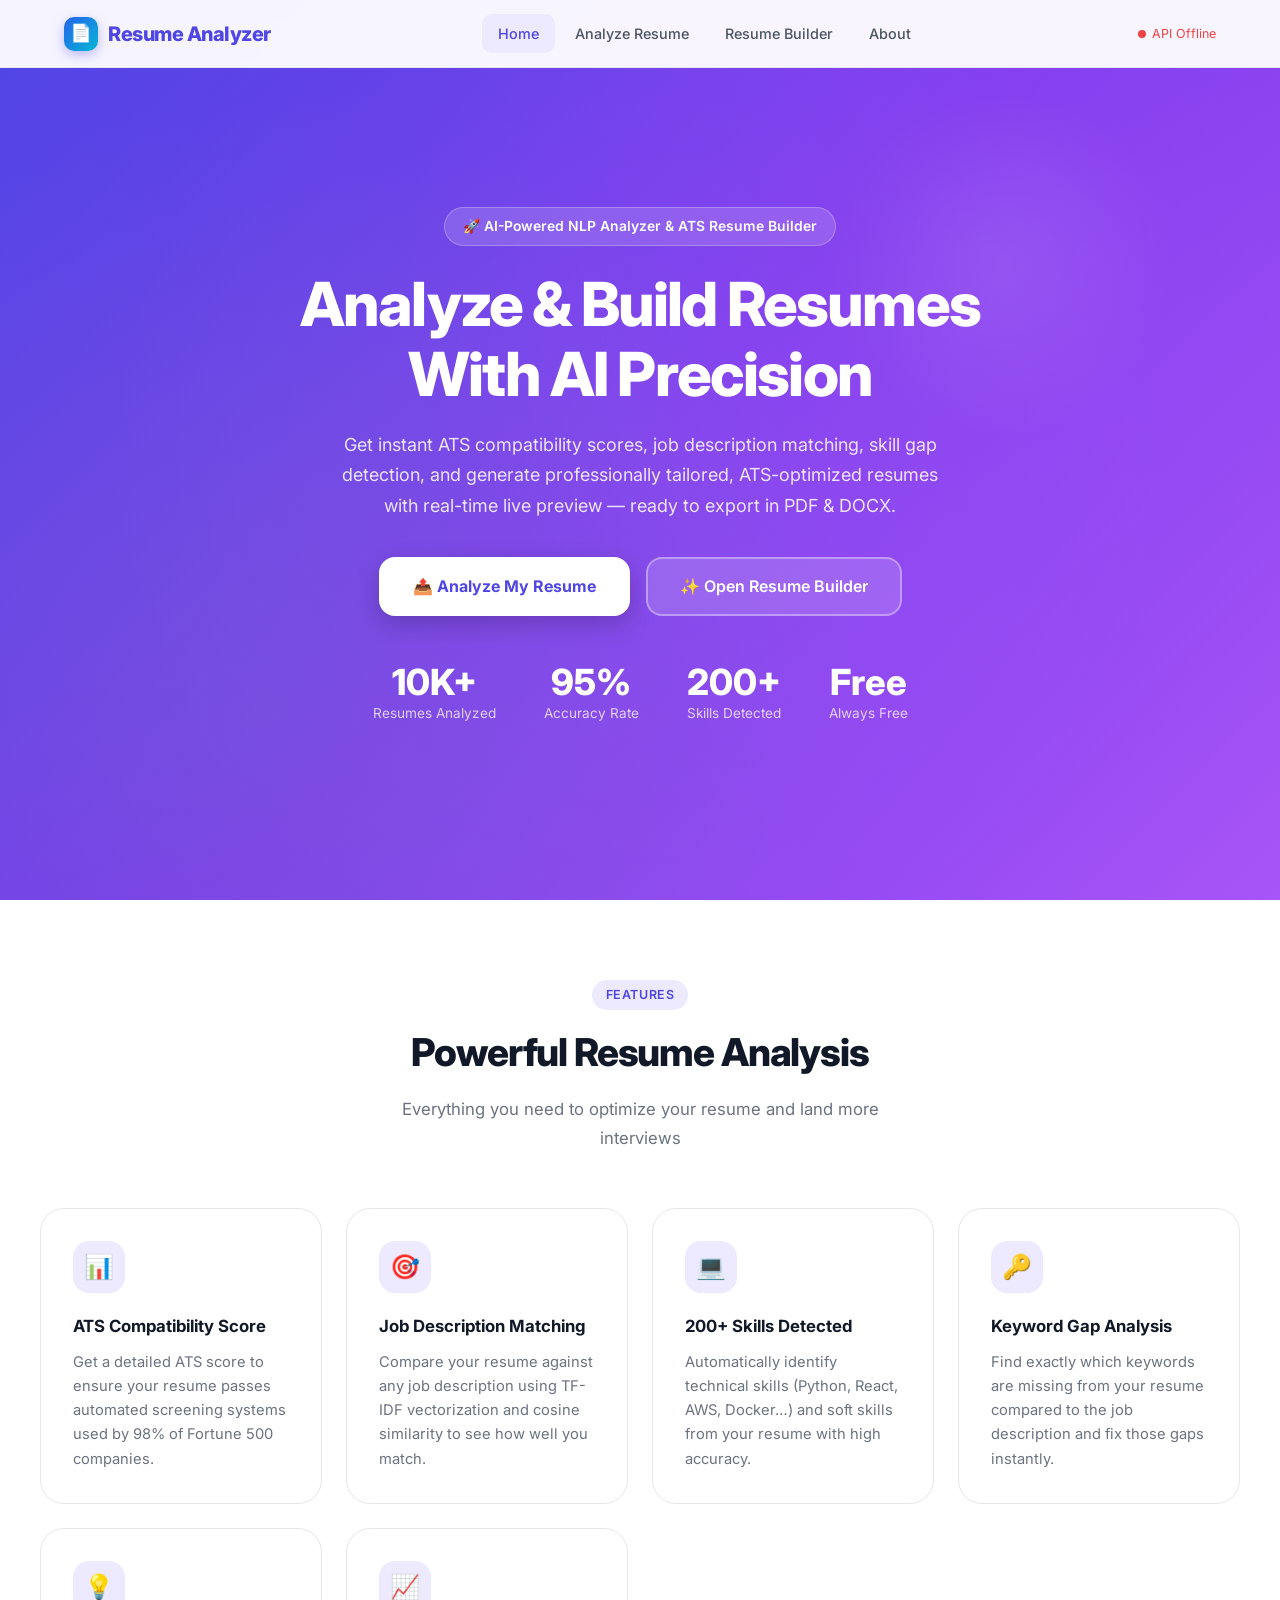
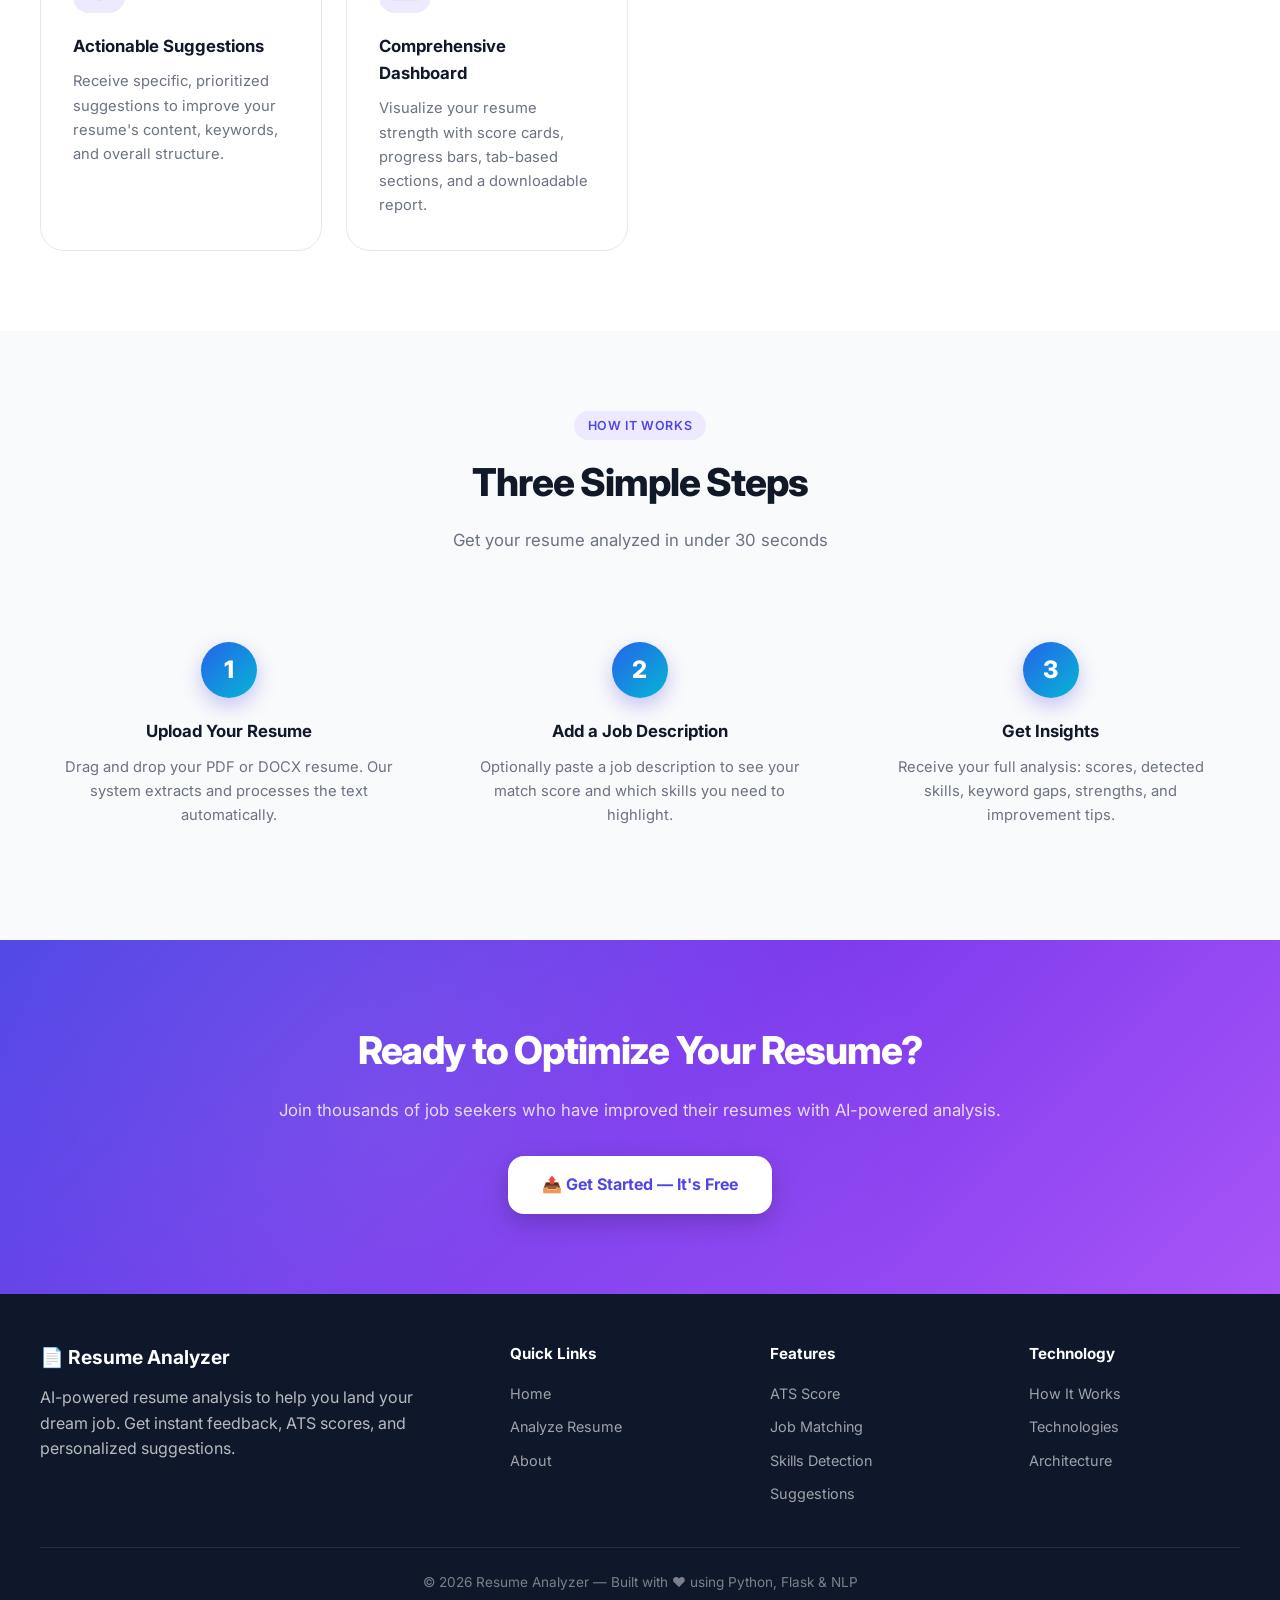
<file: index.html>
<!DOCTYPE html>
<html lang="en">
<head>
    <meta charset="UTF-8">
    <meta name="viewport" content="width=device-width, initial-scale=1.0">
    <title>AI Resume Analyzer — ATS Scores, Job Matching & Improvement Tips</title>
    <meta name="description" content="Free AI-powered resume analyzer. Get instant ATS compatibility scores, job description matching, skill gap detection, and actionable improvement suggestions.">
    <link rel="preconnect" href="https://fonts.googleapis.com">
    <link rel="preconnect" href="https://fonts.gstatic.com" crossorigin>
    <link href="https://fonts.googleapis.com/css2?family=Inter:wght@400;500;600;700;800&display=swap" rel="stylesheet">
    <link rel="stylesheet" href="css/style.css">
</head>
<body>
    <!-- Navigation -->
    <nav class="navbar" id="navbar">
        <div class="navbar-container">
            <a href="index.html" class="navbar-brand">
                <div class="navbar-brand-icon">📄</div>
                Resume Analyzer
            </a>
            <ul class="navbar-nav" id="navbarNav">
                <li><a href="index.html" class="active">Home</a></li>
                <li><a href="analyzer.html">Analyze Resume</a></li>
                <li><a href="builder.html">Resume Builder</a></li>
                <li><a href="about.html">About</a></li>
            </ul>
            <div class="navbar-right">
                <div class="health-indicator">
                    <span class="health-dot" id="healthDot"></span>
                    <span class="health-label" id="healthLabel">Checking...</span>
                </div>
                <button class="navbar-toggle" id="navbarToggle" aria-label="Toggle navigation">☰</button>
            </div>
        </div>
    </nav>

    <!-- Hero Section -->
    <section class="hero">
        <div class="hero-content">
            <div class="hero-badge">🚀 AI-Powered NLP Analyzer &amp; ATS Resume Builder</div>
            <h1>Analyze &amp; Build Resumes<br>With AI Precision</h1>
            <p class="hero-subtitle">
                Get instant ATS compatibility scores, job description matching, skill gap detection,
                and generate professionally tailored, ATS-optimized resumes with real-time live preview — ready to export in PDF &amp; DOCX.
            </p>
            <div class="hero-buttons">
                <a href="analyzer.html" class="btn-hero-primary">📤 Analyze My Resume</a>
                <a href="builder.html" class="btn-hero-secondary">✨ Open Resume Builder</a>
            </div>
            <div class="hero-stats">
                <div>
                    <div class="hero-stat-number">10K+</div>
                    <div class="hero-stat-label">Resumes Analyzed</div>
                </div>
                <div>
                    <div class="hero-stat-number">95%</div>
                    <div class="hero-stat-label">Accuracy Rate</div>
                </div>
                <div>
                    <div class="hero-stat-number">200+</div>
                    <div class="hero-stat-label">Skills Detected</div>
                </div>
                <div>
                    <div class="hero-stat-number">Free</div>
                    <div class="hero-stat-label">Always Free</div>
                </div>
            </div>
        </div>
    </section>

    <!-- Features Section -->
    <section class="section" id="features" style="background: white;">
        <div class="container">
            <div class="section-header">
                <div class="section-badge">Features</div>
                <h2 class="section-title">Powerful Resume Analysis</h2>
                <p class="section-subtitle">Everything you need to optimize your resume and land more interviews</p>
            </div>
            <div class="features-grid">
                <div class="feature-card">
                    <div class="feature-icon">📊</div>
                    <h3>ATS Compatibility Score</h3>
                    <p>Get a detailed ATS score to ensure your resume passes automated screening systems used by 98% of Fortune 500 companies.</p>
                </div>
                <div class="feature-card">
                    <div class="feature-icon">🎯</div>
                    <h3>Job Description Matching</h3>
                    <p>Compare your resume against any job description using TF-IDF vectorization and cosine similarity to see how well you match.</p>
                </div>
                <div class="feature-card">
                    <div class="feature-icon">💻</div>
                    <h3>200+ Skills Detected</h3>
                    <p>Automatically identify technical skills (Python, React, AWS, Docker…) and soft skills from your resume with high accuracy.</p>
                </div>
                <div class="feature-card">
                    <div class="feature-icon">🔑</div>
                    <h3>Keyword Gap Analysis</h3>
                    <p>Find exactly which keywords are missing from your resume compared to the job description and fix those gaps instantly.</p>
                </div>
                <div class="feature-card">
                    <div class="feature-icon">💡</div>
                    <h3>Actionable Suggestions</h3>
                    <p>Receive specific, prioritized suggestions to improve your resume's content, keywords, and overall structure.</p>
                </div>
                <div class="feature-card">
                    <div class="feature-icon">📈</div>
                    <h3>Comprehensive Dashboard</h3>
                    <p>Visualize your resume strength with score cards, progress bars, tab-based sections, and a downloadable report.</p>
                </div>
            </div>
        </div>
    </section>

    <!-- How It Works -->
    <section class="section" id="how-it-works">
        <div class="container">
            <div class="section-header">
                <div class="section-badge">How It Works</div>
                <h2 class="section-title">Three Simple Steps</h2>
                <p class="section-subtitle">Get your resume analyzed in under 30 seconds</p>
            </div>
            <div class="steps-container">
                <div class="step-card">
                    <div class="step-number">1</div>
                    <h3>Upload Your Resume</h3>
                    <p>Drag and drop your PDF or DOCX resume. Our system extracts and processes the text automatically.</p>
                </div>
                <div class="step-card">
                    <div class="step-number">2</div>
                    <h3>Add a Job Description</h3>
                    <p>Optionally paste a job description to see your match score and which skills you need to highlight.</p>
                </div>
                <div class="step-card">
                    <div class="step-number">3</div>
                    <h3>Get Insights</h3>
                    <p>Receive your full analysis: scores, detected skills, keyword gaps, strengths, and improvement tips.</p>
                </div>
            </div>
        </div>
    </section>

    <!-- CTA Section -->
    <section class="cta-section">
        <div class="container" style="position:relative;z-index:1;">
            <h2>Ready to Optimize Your Resume?</h2>
            <p>Join thousands of job seekers who have improved their resumes with AI-powered analysis.</p>
            <a href="analyzer.html" class="btn-hero-primary">📤 Get Started — It's Free</a>
        </div>
    </section>

    <!-- Footer -->
    <footer class="footer">
        <div class="footer-container">
            <div class="footer-grid">
                <div>
                    <div class="footer-brand">📄 Resume Analyzer</div>
                    <p>AI-powered resume analysis to help you land your dream job. Get instant feedback, ATS scores, and personalized suggestions.</p>
                </div>
                <div>
                    <h4 style="color:white;margin-bottom:.875rem;font-size:.95rem;">Quick Links</h4>
                    <ul class="footer-links">
                        <li><a href="index.html">Home</a></li>
                        <li><a href="analyzer.html">Analyze Resume</a></li>
                        <li><a href="about.html">About</a></li>
                    </ul>
                </div>
                <div>
                    <h4 style="color:white;margin-bottom:.875rem;font-size:.95rem;">Features</h4>
                    <ul class="footer-links">
                        <li><a href="analyzer.html">ATS Score</a></li>
                        <li><a href="analyzer.html">Job Matching</a></li>
                        <li><a href="analyzer.html">Skills Detection</a></li>
                        <li><a href="analyzer.html">Suggestions</a></li>
                    </ul>
                </div>
                <div>
                    <h4 style="color:white;margin-bottom:.875rem;font-size:.95rem;">Technology</h4>
                    <ul class="footer-links">
                        <li><a href="about.html">How It Works</a></li>
                        <li><a href="about.html">Technologies</a></li>
                        <li><a href="about.html">Architecture</a></li>
                    </ul>
                </div>
            </div>
            <div class="footer-bottom">
                <p>© <span id="footerYear">2024</span> Resume Analyzer — Built with ❤️ using Python, Flask &amp; NLP</p>
            </div>
        </div>
    </footer>

    <div class="notification" id="notification"></div>
    <script src="js/script.js"></script>
</body>
</html>
</file>
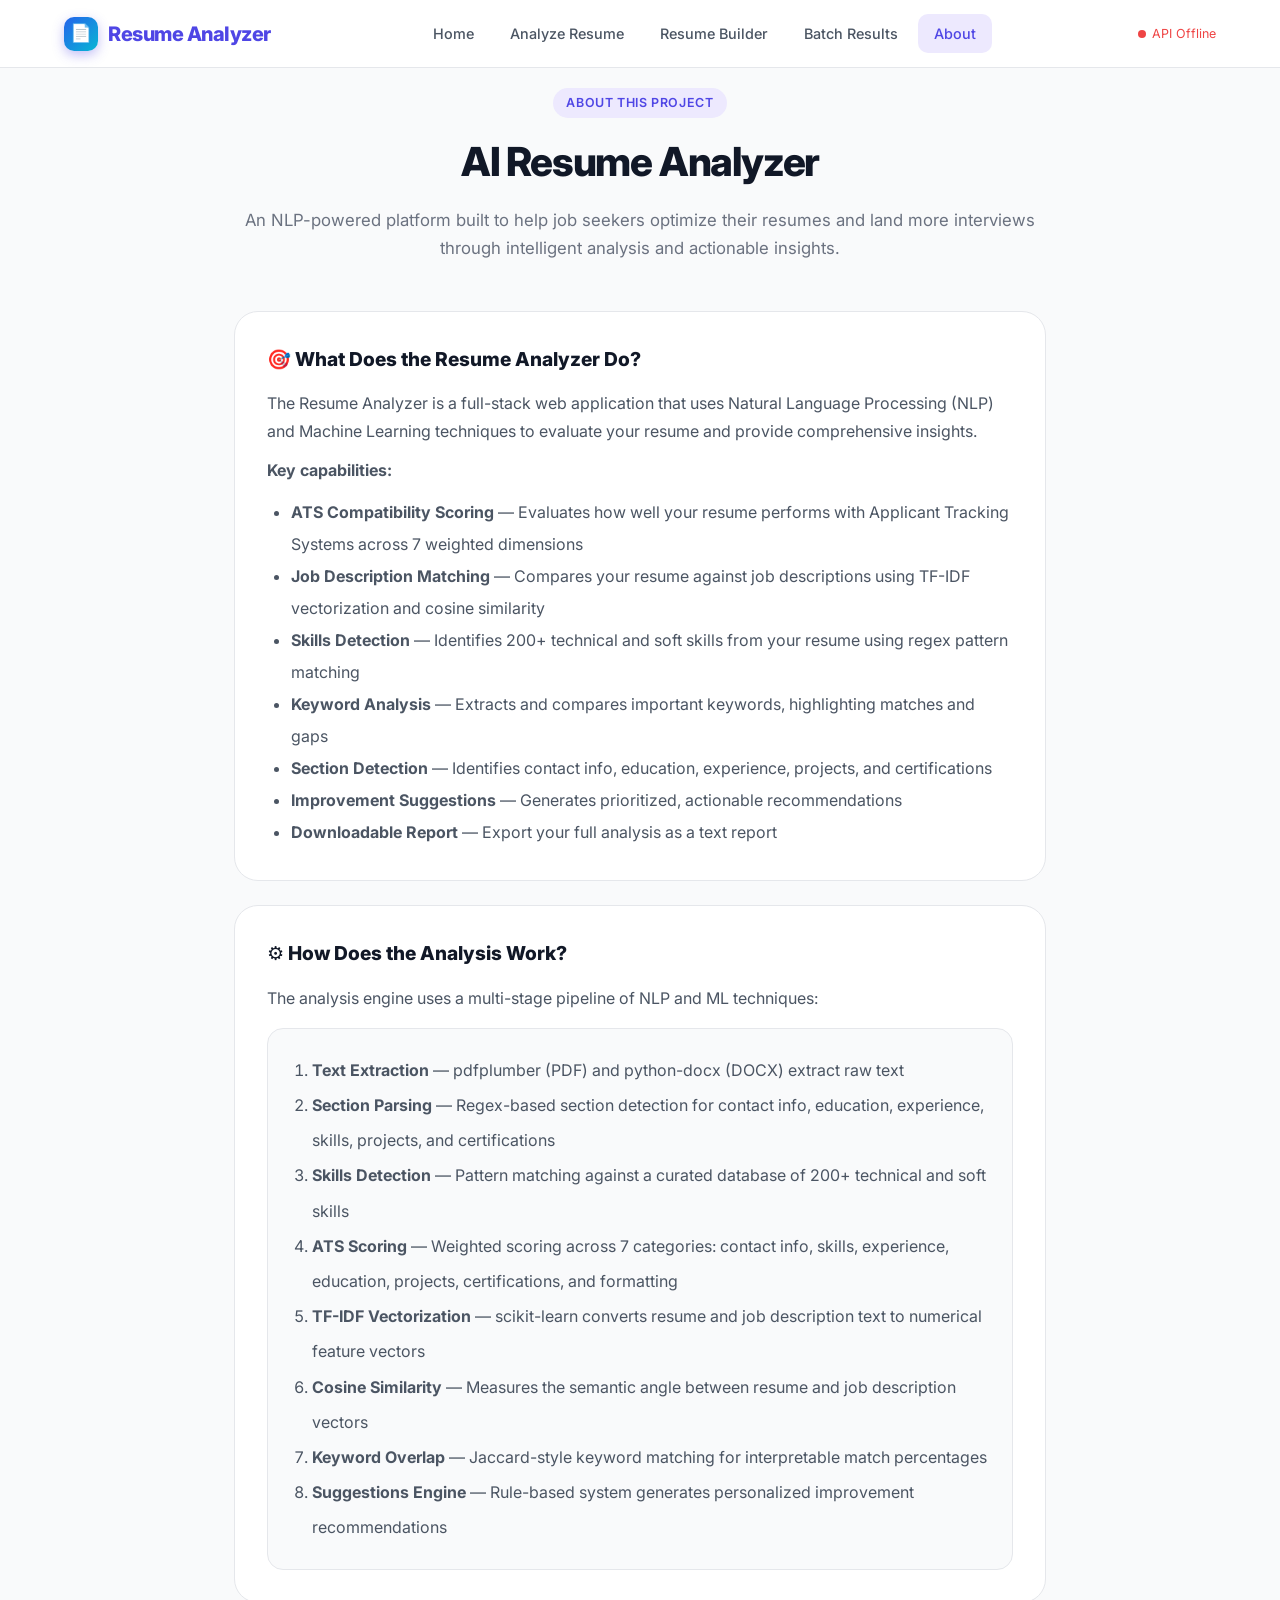
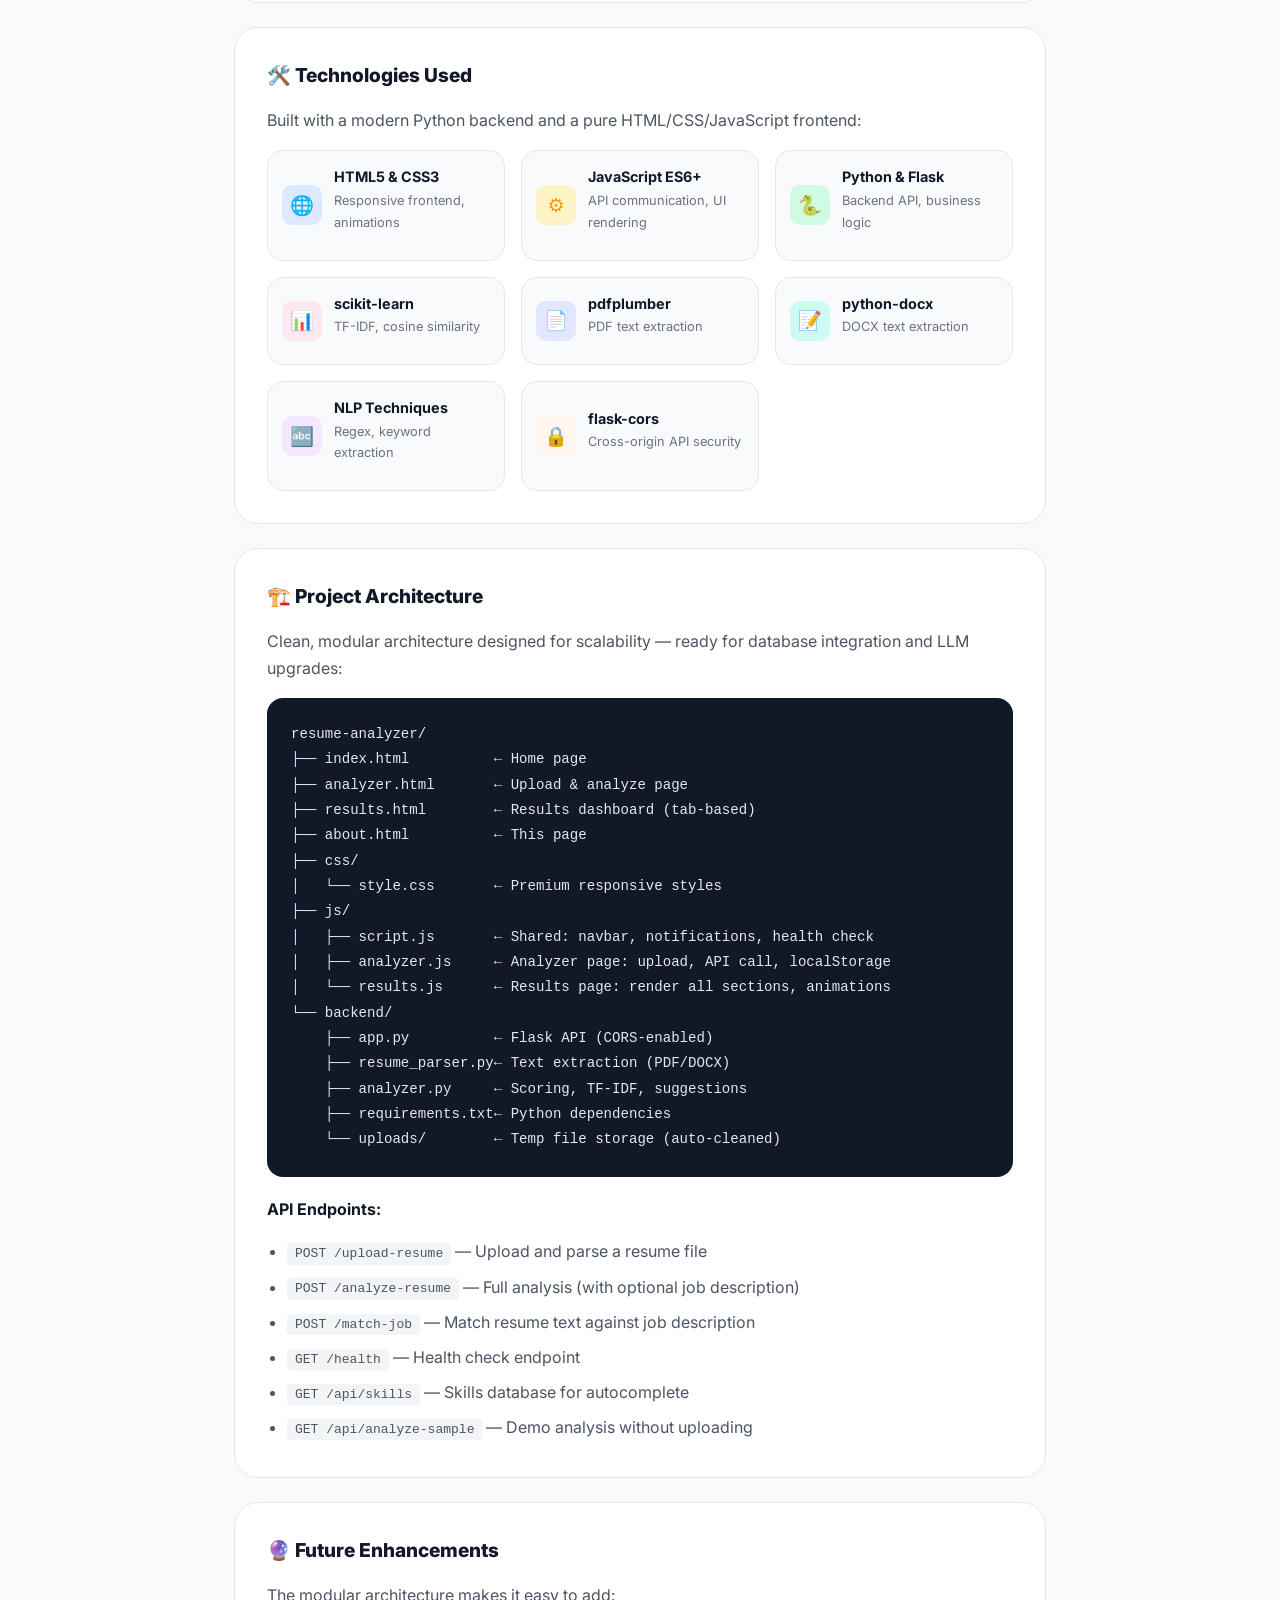
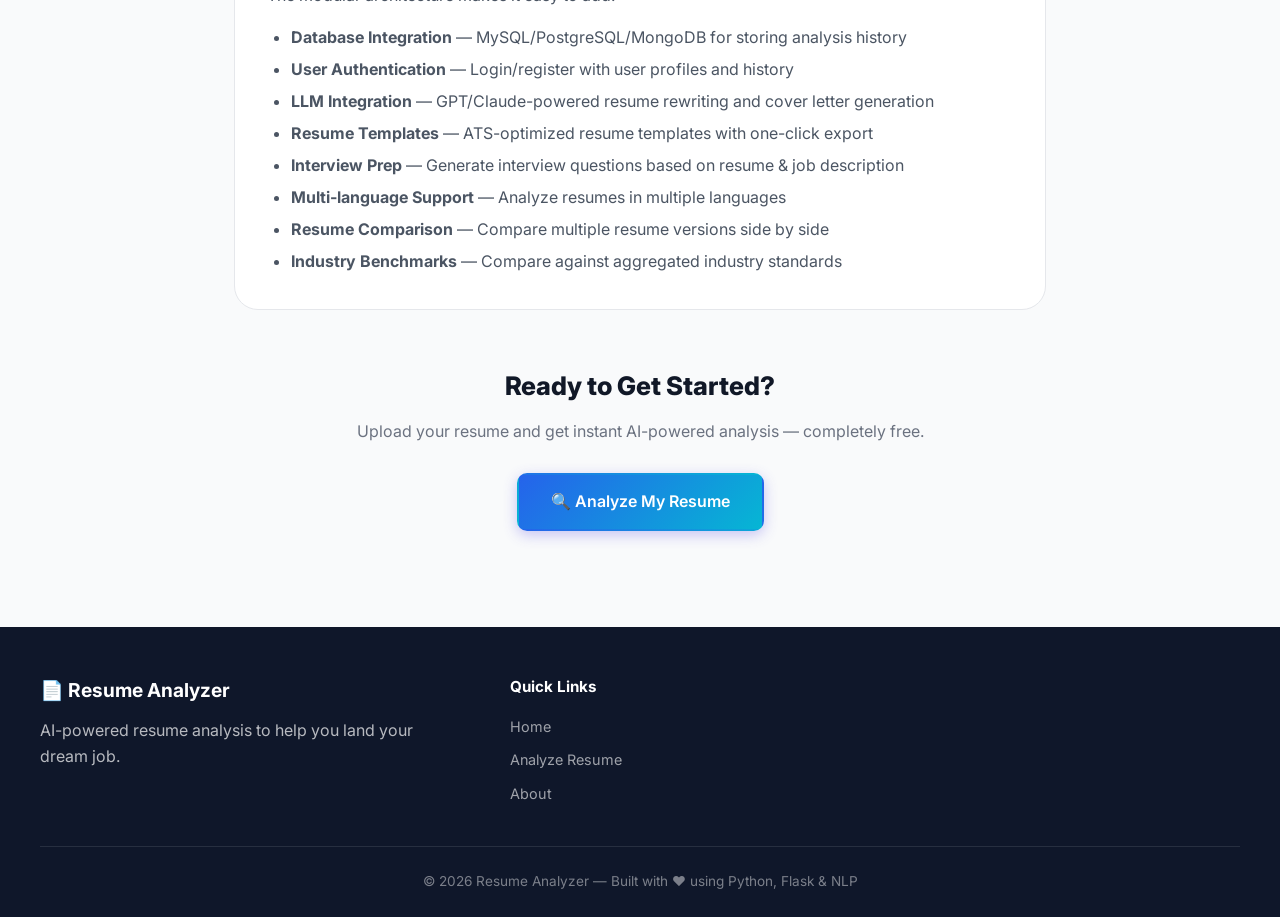
<file: about.html>
<!DOCTYPE html>
<html lang="en">
<head>
    <meta charset="UTF-8">
    <meta name="viewport" content="width=device-width, initial-scale=1.0">
    <title>About — AI Resume Analyzer</title>
    <meta name="description" content="Learn how the AI Resume Analyzer works, the NLP technologies used, and the project architecture.">
    <link rel="preconnect" href="https://fonts.googleapis.com">
    <link rel="preconnect" href="https://fonts.gstatic.com" crossorigin>
    <link href="https://fonts.googleapis.com/css2?family=Inter:wght@400;500;600;700;800&display=swap" rel="stylesheet">
    <link rel="stylesheet" href="css/style.css">
</head>
<body>
    <!-- Navigation -->
    <nav class="navbar" id="navbar">
        <div class="navbar-container">
            <a href="index.html" class="navbar-brand">
                <div class="navbar-brand-icon">📄</div>
                Resume Analyzer
            </a>
            <ul class="navbar-nav" id="navbarNav">
                <li><a href="index.html">Home</a></li>
                <li><a href="analyzer.html">Analyze Resume</a></li>
                <li><a href="builder.html">Resume Builder</a></li>
                <li><a href="batch_results.html">Batch Results</a></li>
                <li><a href="about.html" class="active">About</a></li>
            </ul>
            <div class="navbar-right">
                <div class="health-indicator">
                    <span class="health-dot" id="healthDot"></span>
                    <span class="health-label" id="healthLabel">Checking...</span>
                </div>
                <button class="navbar-toggle" id="navbarToggle" aria-label="Toggle navigation">☰</button>
            </div>
        </div>
    </nav>

    <div class="about-page">

        <div class="about-header">
            <div class="section-badge">About This Project</div>
            <h1>AI Resume Analyzer</h1>
            <p>An NLP-powered platform built to help job seekers optimize their resumes and land more interviews through intelligent analysis and actionable insights.</p>
        </div>

        <!-- What It Does -->
        <div class="about-section">
            <h2>🎯 What Does the Resume Analyzer Do?</h2>
            <p>The Resume Analyzer is a full-stack web application that uses Natural Language Processing (NLP) and Machine Learning techniques to evaluate your resume and provide comprehensive insights.</p>
            <p><strong>Key capabilities:</strong></p>
            <ul>
                <li><strong>ATS Compatibility Scoring</strong> — Evaluates how well your resume performs with Applicant Tracking Systems across 7 weighted dimensions</li>
                <li><strong>Job Description Matching</strong> — Compares your resume against job descriptions using TF-IDF vectorization and cosine similarity</li>
                <li><strong>Skills Detection</strong> — Identifies 200+ technical and soft skills from your resume using regex pattern matching</li>
                <li><strong>Keyword Analysis</strong> — Extracts and compares important keywords, highlighting matches and gaps</li>
                <li><strong>Section Detection</strong> — Identifies contact info, education, experience, projects, and certifications</li>
                <li><strong>Improvement Suggestions</strong> — Generates prioritized, actionable recommendations</li>
                <li><strong>Downloadable Report</strong> — Export your full analysis as a text report</li>
            </ul>
        </div>

        <!-- How It Works -->
        <div class="about-section">
            <h2>⚙️ How Does the Analysis Work?</h2>
            <p>The analysis engine uses a multi-stage pipeline of NLP and ML techniques:</p>
            <div style="background:var(--gray-50);padding:1.5rem;border-radius:var(--radius-lg);margin-top:1rem;border:1px solid var(--gray-200);">
                <ol style="margin-left:1.25rem;color:var(--gray-600);line-height:2.2;">
                    <li><strong>Text Extraction</strong> — pdfplumber (PDF) and python-docx (DOCX) extract raw text</li>
                    <li><strong>Section Parsing</strong> — Regex-based section detection for contact info, education, experience, skills, projects, and certifications</li>
                    <li><strong>Skills Detection</strong> — Pattern matching against a curated database of 200+ technical and soft skills</li>
                    <li><strong>ATS Scoring</strong> — Weighted scoring across 7 categories: contact info, skills, experience, education, projects, certifications, and formatting</li>
                    <li><strong>TF-IDF Vectorization</strong> — scikit-learn converts resume and job description text to numerical feature vectors</li>
                    <li><strong>Cosine Similarity</strong> — Measures the semantic angle between resume and job description vectors</li>
                    <li><strong>Keyword Overlap</strong> — Jaccard-style keyword matching for interpretable match percentages</li>
                    <li><strong>Suggestions Engine</strong> — Rule-based system generates personalized improvement recommendations</li>
                </ol>
            </div>
        </div>

        <!-- Technologies -->
        <div class="about-section">
            <h2>🛠️ Technologies Used</h2>
            <p>Built with a modern Python backend and a pure HTML/CSS/JavaScript frontend:</p>
            <div class="tech-grid">
                <div class="tech-item">
                    <div class="tech-item-icon" style="background:#dbeafe;color:#2563eb;">🌐</div>
                    <div class="tech-item-info">
                        <h4>HTML5 &amp; CSS3</h4>
                        <p>Responsive frontend, animations</p>
                    </div>
                </div>
                <div class="tech-item">
                    <div class="tech-item-icon" style="background:#fef3c7;color:#f59e0b;">⚙️</div>
                    <div class="tech-item-info">
                        <h4>JavaScript ES6+</h4>
                        <p>API communication, UI rendering</p>
                    </div>
                </div>
                <div class="tech-item">
                    <div class="tech-item-icon" style="background:#d1fae5;color:#10b981;">🐍</div>
                    <div class="tech-item-info">
                        <h4>Python &amp; Flask</h4>
                        <p>Backend API, business logic</p>
                    </div>
                </div>
                <div class="tech-item">
                    <div class="tech-item-icon" style="background:#fce7f3;color:#ec4899;">📊</div>
                    <div class="tech-item-info">
                        <h4>scikit-learn</h4>
                        <p>TF-IDF, cosine similarity</p>
                    </div>
                </div>
                <div class="tech-item">
                    <div class="tech-item-icon" style="background:#e0e7ff;color:#6366f1;">📄</div>
                    <div class="tech-item-info">
                        <h4>pdfplumber</h4>
                        <p>PDF text extraction</p>
                    </div>
                </div>
                <div class="tech-item">
                    <div class="tech-item-icon" style="background:#ccfbf1;color:#14b8a6;">📝</div>
                    <div class="tech-item-info">
                        <h4>python-docx</h4>
                        <p>DOCX text extraction</p>
                    </div>
                </div>
                <div class="tech-item">
                    <div class="tech-item-icon" style="background:#f3e8ff;color:#a855f7;">🔤</div>
                    <div class="tech-item-info">
                        <h4>NLP Techniques</h4>
                        <p>Regex, keyword extraction</p>
                    </div>
                </div>
                <div class="tech-item">
                    <div class="tech-item-icon" style="background:#fff7ed;color:#f97316;">🔒</div>
                    <div class="tech-item-info">
                        <h4>flask-cors</h4>
                        <p>Cross-origin API security</p>
                    </div>
                </div>
            </div>
        </div>

        <!-- Architecture -->
        <div class="about-section">
            <h2>🏗️ Project Architecture</h2>
            <p>Clean, modular architecture designed for scalability — ready for database integration and LLM upgrades:</p>
            <div style="background:var(--gray-900);color:#e2e8f0;padding:1.5rem;border-radius:var(--radius-lg);margin-top:1rem;font-family:monospace;font-size:0.88rem;overflow-x:auto;line-height:1.8;">
<pre>resume-analyzer/
├── index.html          ← Home page
├── analyzer.html       ← Upload &amp; analyze page
├── results.html        ← Results dashboard (tab-based)
├── about.html          ← This page
├── css/
│   └── style.css       ← Premium responsive styles
├── js/
│   ├── script.js       ← Shared: navbar, notifications, health check
│   ├── analyzer.js     ← Analyzer page: upload, API call, localStorage
│   └── results.js      ← Results page: render all sections, animations
└── backend/
    ├── app.py          ← Flask API (CORS-enabled)
    ├── resume_parser.py← Text extraction (PDF/DOCX)
    ├── analyzer.py     ← Scoring, TF-IDF, suggestions
    ├── requirements.txt← Python dependencies
    └── uploads/        ← Temp file storage (auto-cleaned)</pre>
            </div>
            <div style="margin-top:1.25rem;">
                <h4 style="margin-bottom:.75rem;color:var(--gray-900);">API Endpoints:</h4>
                <ul style="margin-left:1.25rem;color:var(--gray-600);line-height:2.2;">
                    <li><code style="background:var(--gray-100);padding:.2rem .5rem;border-radius:4px;">POST /upload-resume</code> — Upload and parse a resume file</li>
                    <li><code style="background:var(--gray-100);padding:.2rem .5rem;border-radius:4px;">POST /analyze-resume</code> — Full analysis (with optional job description)</li>
                    <li><code style="background:var(--gray-100);padding:.2rem .5rem;border-radius:4px;">POST /match-job</code> — Match resume text against job description</li>
                    <li><code style="background:var(--gray-100);padding:.2rem .5rem;border-radius:4px;">GET /health</code> — Health check endpoint</li>
                    <li><code style="background:var(--gray-100);padding:.2rem .5rem;border-radius:4px;">GET /api/skills</code> — Skills database for autocomplete</li>
                    <li><code style="background:var(--gray-100);padding:.2rem .5rem;border-radius:4px;">GET /api/analyze-sample</code> — Demo analysis without uploading</li>
                </ul>
            </div>
        </div>

        <!-- Future Enhancements -->
        <div class="about-section">
            <h2>🔮 Future Enhancements</h2>
            <p>The modular architecture makes it easy to add:</p>
            <ul>
                <li><strong>Database Integration</strong> — MySQL/PostgreSQL/MongoDB for storing analysis history</li>
                <li><strong>User Authentication</strong> — Login/register with user profiles and history</li>
                <li><strong>LLM Integration</strong> — GPT/Claude-powered resume rewriting and cover letter generation</li>
                <li><strong>Resume Templates</strong> — ATS-optimized resume templates with one-click export</li>
                <li><strong>Interview Prep</strong> — Generate interview questions based on resume &amp; job description</li>
                <li><strong>Multi-language Support</strong> — Analyze resumes in multiple languages</li>
                <li><strong>Resume Comparison</strong> — Compare multiple resume versions side by side</li>
                <li><strong>Industry Benchmarks</strong> — Compare against aggregated industry standards</li>
            </ul>
        </div>

        <!-- CTA -->
        <div style="text-align:center;padding:2rem 0 3rem;">
            <h2 style="margin-bottom:.75rem;color:var(--gray-900);font-size:1.6rem;font-weight:800;">Ready to Get Started?</h2>
            <p style="color:var(--gray-500);margin-bottom:1.75rem;">Upload your resume and get instant AI-powered analysis — completely free.</p>
            <a href="analyzer.html" class="btn btn-primary" style="font-size:1rem;padding:.9rem 2rem;">
                🔍 Analyze My Resume
            </a>
        </div>
    </div>

    <!-- Footer -->
    <footer class="footer">
        <div class="footer-container">
            <div class="footer-grid">
                <div>
                    <div class="footer-brand">📄 Resume Analyzer</div>
                    <p>AI-powered resume analysis to help you land your dream job.</p>
                </div>
                <div>
                    <h4 style="color:white;margin-bottom:.875rem;font-size:.95rem;">Quick Links</h4>
                    <ul class="footer-links">
                        <li><a href="index.html">Home</a></li>
                        <li><a href="analyzer.html">Analyze Resume</a></li>
                        <li><a href="about.html">About</a></li>
                    </ul>
                </div>
            </div>
            <div class="footer-bottom">
                <p>© <span id="footerYear">2024</span> Resume Analyzer — Built with ❤️ using Python, Flask &amp; NLP</p>
            </div>
        </div>
    </footer>

    <div class="notification" id="notification"></div>
    <script src="js/script.js"></script>
</body>
</html>
</file>
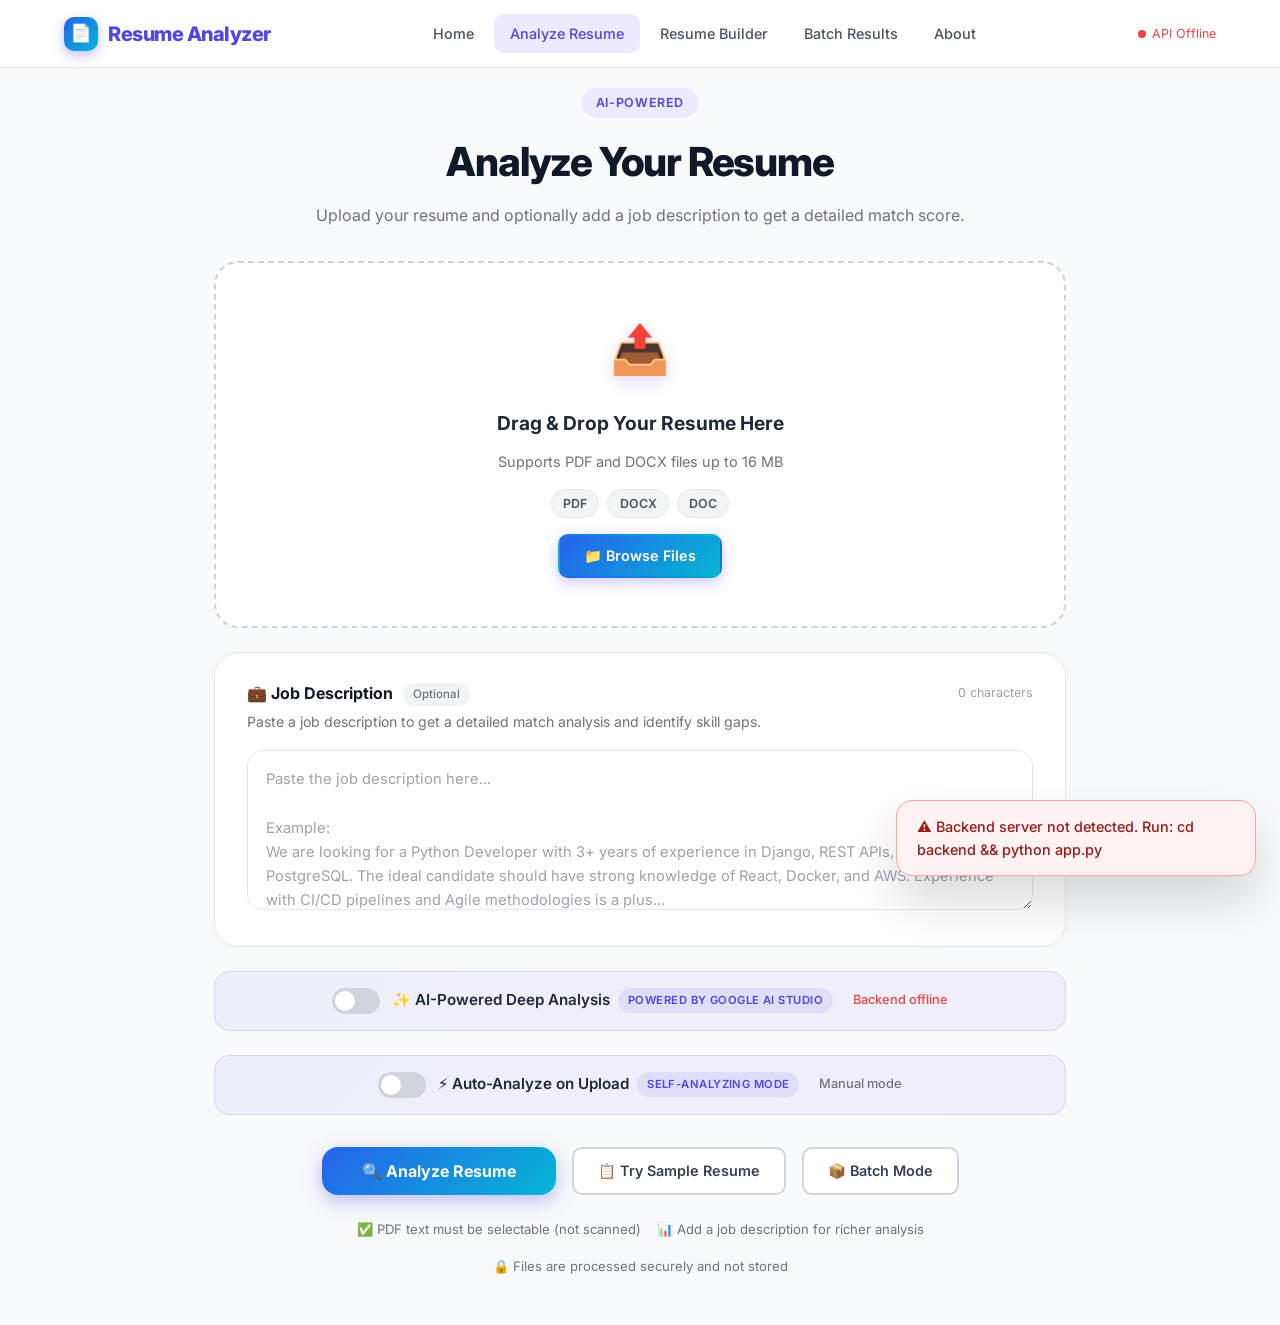
<file: analyzer.html>
<!DOCTYPE html>
<html lang="en">
<head>
    <meta charset="UTF-8">
    <meta name="viewport" content="width=device-width, initial-scale=1.0">
    <title>Analyze Resume — AI Resume Analyzer</title>
    <meta name="description" content="Upload your PDF or DOCX resume and get instant AI-powered ATS scoring, job matching, and improvement suggestions.">
    <link rel="preconnect" href="https://fonts.googleapis.com">
    <link rel="preconnect" href="https://fonts.gstatic.com" crossorigin>
    <link href="https://fonts.googleapis.com/css2?family=Inter:wght@400;500;600;700;800&display=swap" rel="stylesheet">
    <link rel="stylesheet" href="css/style.css">
</head>
<body>
    <!-- Navigation -->
    <nav class="navbar" id="navbar">
        <div class="navbar-container">
            <a href="index.html" class="navbar-brand">
                <div class="navbar-brand-icon">📄</div>
                Resume Analyzer
            </a>
            <ul class="navbar-nav" id="navbarNav">
                <li><a href="index.html">Home</a></li>
                <li><a href="analyzer.html" class="active">Analyze Resume</a></li>
                <li><a href="builder.html">Resume Builder</a></li>
                <li><a href="batch_results.html">Batch Results</a></li>
                <li><a href="about.html">About</a></li>
            </ul>
            <div class="navbar-right">
                <div class="health-indicator">
                    <span class="health-dot" id="healthDot"></span>
                    <span class="health-label" id="healthLabel">Checking...</span>
                </div>
                <button class="navbar-toggle" id="navbarToggle" aria-label="Toggle navigation">☰</button>
            </div>
        </div>
    </nav>

    <!-- Analyzer Page -->
    <div class="page-wrapper">
        <div class="analyzer-container">

            <!-- Header -->
            <div class="analyzer-header">
                <div class="section-badge">AI-Powered</div>
                <h1>Analyze Your Resume</h1>
                <p>Upload your resume and optionally add a job description to get a detailed match score.</p>
            </div>

            <!-- Upload Drop Zone -->
            <div class="drop-zone" id="dropZone">
                <!-- Default content (no file selected) -->
                <div class="drop-zone-content" id="dropZoneContent">
                    <div class="drop-zone-icon">📤</div>
                    <h3>Drag &amp; Drop Your Resume Here</h3>
                    <p>Supports PDF and DOCX files up to 16 MB</p>
                    <div class="drop-zone-formats">
                        <span class="format-badge">PDF</span>
                        <span class="format-badge">DOCX</span>
                        <span class="format-badge">DOC</span>
                    </div>
                    <button class="btn btn-primary" id="browseBtn" type="button">📁 Browse Files</button>
                </div>

                <!-- File preview (shown after selection) -->
                <div class="file-preview" id="filePreview" style="display:none;">
                    <div class="file-preview-icon">📄</div>
                    <div class="file-preview-info">
                        <div class="file-preview-name" id="fileName">filename.pdf</div>
                        <div class="file-preview-meta">
                            <span id="fileType" class="format-badge">PDF</span>
                            <span id="fileSize" class="file-size-label">2.4 MB</span>
                        </div>
                    </div>
                    <button class="btn-remove" id="removeFileBtn" type="button">✕ Remove</button>
                </div>

                <input type="file" id="fileInput" accept=".pdf,.docx,.doc" style="display:none;">
            </div>

            <!-- Job Description Section -->
            <div class="jd-section">
                <div class="jd-section-header">
                    <div>
                        <h3>💼 Job Description <span class="optional-badge">Optional</span></h3>
                        <p>Paste a job description to get a detailed match analysis and identify skill gaps.</p>
                    </div>
                    <span class="jd-char-counter"><span id="jdCharCount">0</span> characters</span>
                </div>
                <textarea
                    class="jd-textarea"
                    id="jobDescription"
                    placeholder="Paste the job description here...

Example:
We are looking for a Python Developer with 3+ years of experience in Django, REST APIs, and PostgreSQL. The ideal candidate should have strong knowledge of React, Docker, and AWS. Experience with CI/CD pipelines and Agile methodologies is a plus..."
                ></textarea>
            </div>

            <!-- AI Mode Toggle -->
            <div class="ai-toggle-row">
                <label class="ai-toggle" id="aiToggleLabel">
                    <input type="checkbox" id="aiModeToggle">
                    <span class="ai-toggle-slider"></span>
                    <span class="ai-toggle-label">
                        ✨ AI-Powered Deep Analysis <span class="ai-badge">Powered by Google AI Studio</span>
                    </span>
                </label>
                <span class="ai-status" id="aiStatus">Checking AI availability...</span>
            </div>

            <!-- Auto-Analyze Toggle -->
            <div class="ai-toggle-row">
                <label class="ai-toggle" id="autoAnalyzeToggleLabel">
                    <input type="checkbox" id="autoAnalyzeToggle">
                    <span class="ai-toggle-slider"></span>
                    <span class="ai-toggle-label">
                        ⚡ Auto-Analyze on Upload <span class="ai-badge">Self-Analyzing Mode</span>
                    </span>
                </label>
                <span class="ai-status" id="autoAnalyzeStatus">Manual mode</span>
            </div>

            <!-- Batch Upload Section (hidden by default) -->
            <div class="batch-section" id="batchSection" style="display:none;">
                <div class="batch-header">
                    <h3>📦 Batch Upload <span class="optional-badge">Multiple Resumes</span></h3>
                    <p>Upload multiple resumes at once for automatic batch analysis.</p>
                </div>
                <div class="drop-zone batch-drop-zone" id="batchDropZone">
                    <div class="drop-zone-content" id="batchDropZoneContent">
                        <div class="drop-zone-icon">📤</div>
                        <h3>Drag & Drop Multiple Resumes</h3>
                        <p>Supports PDF and DOCX files up to 16 MB each</p>
                        <div class="drop-zone-formats">
                            <span class="format-badge">PDF</span>
                            <span class="format-badge">DOCX</span>
                            <span class="format-badge">DOC</span>
                        </div>
                        <button class="btn btn-primary" id="browseBatchBtn" type="button">📁 Browse Files</button>
                    </div>
                    <input type="file" id="batchFileInput" accept=".pdf,.docx,.doc" multiple style="display:none;">
                </div>
                <div class="batch-file-list" id="batchFileList"></div>
                <div class="action-row" style="margin-top:1rem;">
                    <button class="btn btn-analyze" id="batchAnalyzeBtn" type="button" disabled>
                        🔍 Analyze All (<span id="batchFileCount">0</span>)
                    </button>
                    <button class="btn btn-secondary-outline" id="clearBatchBtn" type="button">
                        🗑️ Clear
                    </button>
                </div>
            </div>

            <!-- Action Buttons -->
            <div class="action-row">
                <button class="btn btn-analyze" id="analyzeBtn" type="button">
                    🔍 Analyze Resume
                </button>
                <button class="btn btn-secondary-outline" id="sampleBtn" type="button">
                    📋 Try Sample Resume
                </button>
                <button class="btn btn-secondary-outline" id="toggleBatchBtn" type="button">
                    📦 Batch Mode
                </button>
            </div>

            <!-- Tips -->
            <div class="tips-row">
                <div class="tip-item">✅ PDF text must be selectable (not scanned)</div>
                <div class="tip-item">📊 Add a job description for richer analysis</div>
                <div class="tip-item">🔒 Files are processed securely and not stored</div>
            </div>

        </div>
    </div>

    <!-- Loading Overlay -->
    <div class="loading-overlay" id="loadingOverlay">
        <div class="loading-content">
            <div class="loading-spinner"></div>
            <div class="loading-text" id="loadingText">Analyzing your resume...</div>
            <div class="loading-sub">This usually takes 5–15 seconds</div>
        </div>
    </div>

    <!-- Notification -->
    <div class="notification" id="notification"></div>

    <script src="js/script.js"></script>
    <script src="js/analyzer.js"></script>
</body>
</html>
</file>
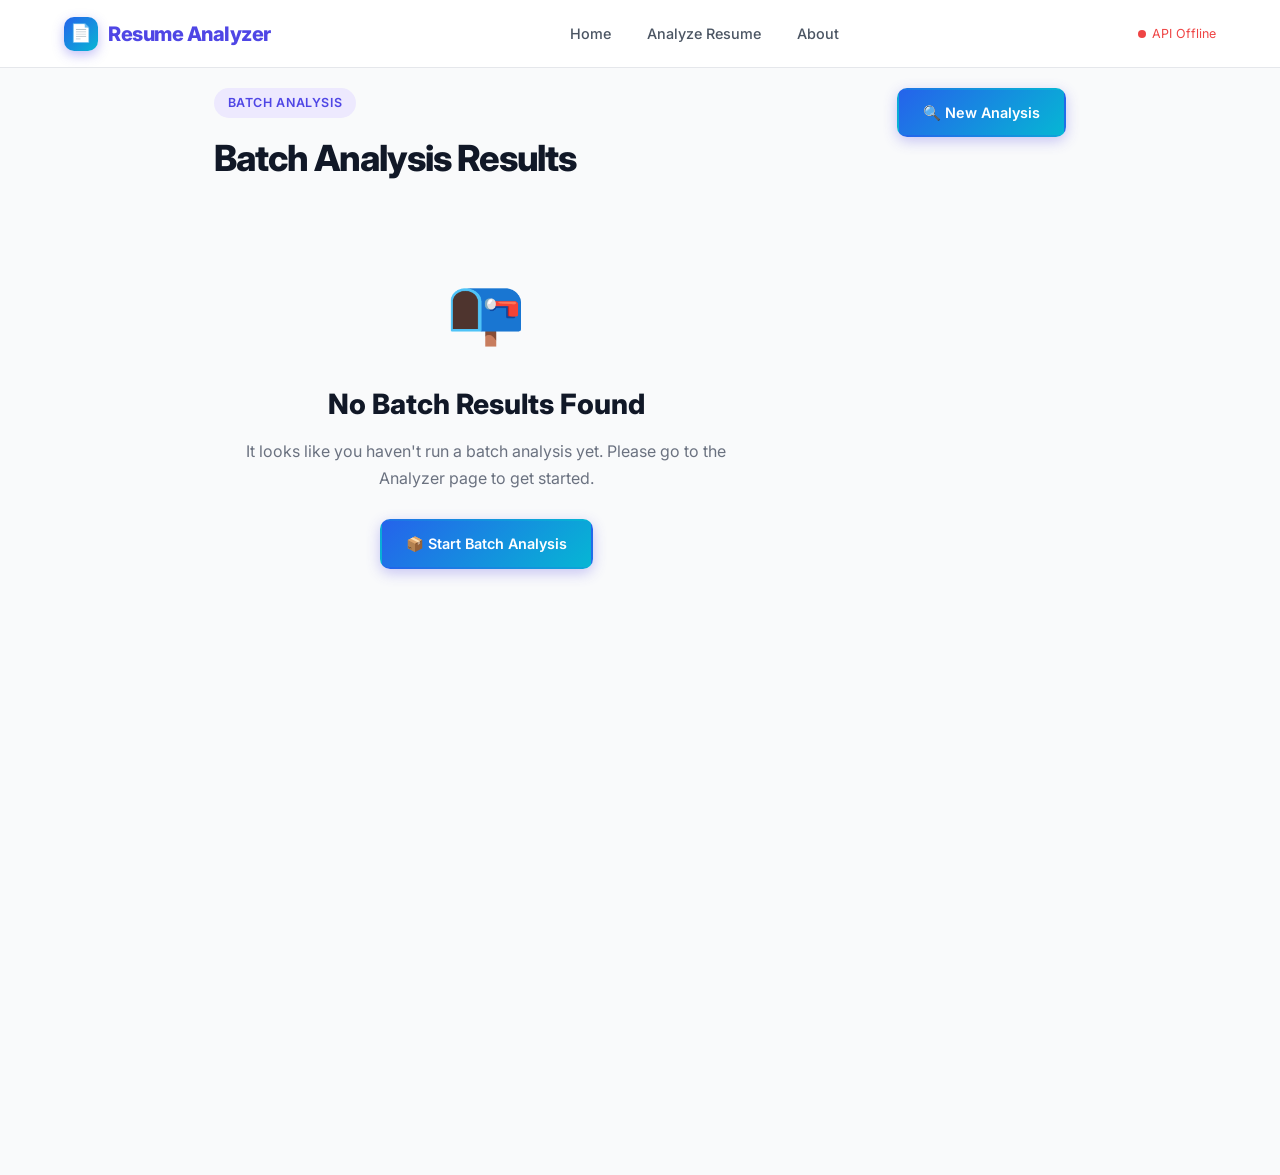
<file: batch_results.html>
<!DOCTYPE html>
<html lang="en">
<head>
    <meta charset="UTF-8">
    <meta name="viewport" content="width=device-width, initial-scale=1.0">
    <title>Batch Analysis Results — AI Resume Analyzer</title>
    <meta name="description" content="View batch resume analysis results for multiple candidates.">
    <link rel="preconnect" href="https://fonts.googleapis.com">
    <link rel="preconnect" href="https://fonts.gstatic.com" crossorigin>
    <link href="https://fonts.googleapis.com/css2?family=Inter:wght@400;500;600;700;800&display=swap" rel="stylesheet">
    <link rel="stylesheet" href="css/style.css">
</head>
<body>
    <nav class="navbar" id="navbar">
        <div class="navbar-container">
            <a href="index.html" class="navbar-brand">
                <div class="navbar-brand-icon">📄</div>
                Resume Analyzer
            </a>
            <ul class="navbar-nav" id="navbarNav">
                <li><a href="index.html">Home</a></li>
                <li><a href="analyzer.html">Analyze Resume</a></li>
                <li><a href="about.html">About</a></li>
            </ul>
            <div class="navbar-right">
                <div class="health-indicator">
                    <span class="health-dot" id="healthDot"></span>
                    <span class="health-label" id="healthLabel">Checking...</span>
                </div>
                <button class="navbar-toggle" id="navbarToggle" aria-label="Toggle navigation">☰</button>
            </div>
        </div>
    </nav>

    <div class="page-wrapper">
        <div class="results-header">
            <div class="results-header-left">
                <div class="section-badge">Batch Analysis</div>
                <h1>Batch Analysis Results</h1>
                <div class="results-meta" id="batchMeta"></div>
            </div>
            <div class="results-header-actions">
                <a href="analyzer.html" class="btn btn-primary">🔍 New Analysis</a>
            </div>
        </div>

        <div id="batchResults" class="batch-results-grid"></div>

        <div id="noDataMessage" style="display:none;" class="no-data-page">
            <div class="no-data-content">
                <div class="no-data-icon">📭</div>
                <h2>No Batch Results Found</h2>
                <p>It looks like you haven't run a batch analysis yet. Please go to the Analyzer page to get started.</p>
                <a href="analyzer.html" class="btn btn-primary">📦 Start Batch Analysis</a>
            </div>
        </div>
    </div>

    <div class="notification" id="notification"></div>
    <script src="js/script.js"></script>
    <script src="js/batch_results.js"></script>
</body>
</html>
</file>
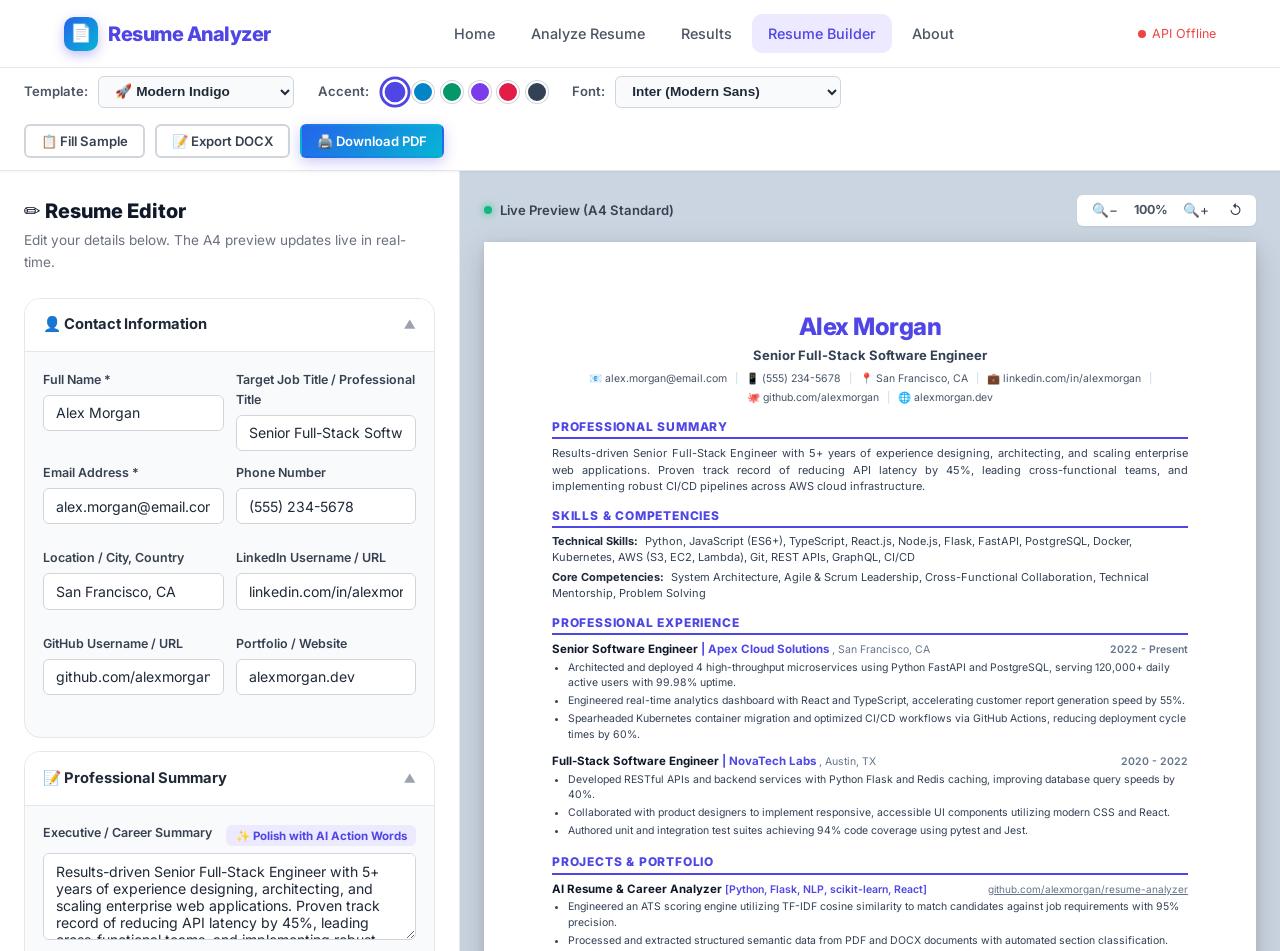
<file: builder.html>
<!DOCTYPE html>
<html lang="en">
<head>
    <meta charset="UTF-8">
    <meta name="viewport" content="width=device-width, initial-scale=1.0">
    <title>AI Resume Builder &amp; Live Editor — Resume Analyzer</title>
    <meta name="description" content="Build, customize, and live-preview ATS-friendly resumes. Choose from professional templates and export to PDF or DOCX.">
    <link rel="preconnect" href="https://fonts.googleapis.com">
    <link rel="preconnect" href="https://fonts.gstatic.com" crossorigin>
    <link href="https://fonts.googleapis.com/css2?family=Inter:wght@400;500;600;700;800&family=Merriweather:ital,wght@0,300;0,400;0,700;1,300&family=Roboto+Mono:wght@400;500;700&display=swap" rel="stylesheet">
    <link rel="stylesheet" href="css/style.css">
</head>
<body class="builder-body">
    <!-- Navigation -->
    <nav class="navbar" id="navbar">
        <div class="navbar-container">
            <a href="index.html" class="navbar-brand">
                <div class="navbar-brand-icon">📄</div>
                Resume Analyzer
            </a>
            <ul class="navbar-nav" id="navbarNav">
                <li><a href="index.html">Home</a></li>
                <li><a href="analyzer.html">Analyze Resume</a></li>
                <li><a href="results.html">Results</a></li>
                <li><a href="builder.html" class="active">Resume Builder</a></li>
                <li><a href="about.html">About</a></li>
            </ul>
            <div class="navbar-right">
                <div class="health-indicator">
                    <span class="health-dot" id="healthDot"></span>
                    <span class="health-label" id="healthLabel">Checking...</span>
                </div>
                <button class="navbar-toggle" id="navbarToggle" aria-label="Toggle navigation">☰</button>
            </div>
        </div>
    </nav>

    <!-- Builder Workspace -->
    <div class="builder-workspace">
        
        <!-- Top Toolbar -->
        <header class="builder-toolbar">
            <div class="toolbar-left">
                <div class="template-selector-wrap">
                    <label for="templateSelect" class="toolbar-label">Template:</label>
                    <select id="templateSelect" class="toolbar-select">
                        <option value="modern" selected>🚀 Modern Indigo</option>
                        <option value="classic">📜 Classic ATS Clean</option>
                        <option value="minimalist">🌿 Minimalist Charcoal</option>
                        <option value="tech">💻 Tech Cyan Accent</option>
                        <option value="executive">🏛️ Executive Serif</option>
                    </select>
                </div>

                <div class="color-picker-wrap">
                    <label class="toolbar-label">Accent:</label>
                    <div class="color-swatches" id="colorSwatches">
                        <button type="button" class="swatch active" data-color="#4f46e5" style="background:#4f46e5;" title="Indigo"></button>
                        <button type="button" class="swatch" data-color="#0284c7" style="background:#0284c7;" title="Sky Blue"></button>
                        <button type="button" class="swatch" data-color="#059669" style="background:#059669;" title="Emerald"></button>
                        <button type="button" class="swatch" data-color="#7c3aed" style="background:#7c3aed;" title="Violet"></button>
                        <button type="button" class="swatch" data-color="#e11d48" style="background:#e11d48;" title="Rose"></button>
                        <button type="button" class="swatch" data-color="#334155" style="background:#334155;" title="Slate"></button>
                    </div>
                </div>

                <div class="font-picker-wrap">
                    <label for="fontSelect" class="toolbar-label">Font:</label>
                    <select id="fontSelect" class="toolbar-select">
                        <option value="'Inter', sans-serif" selected>Inter (Modern Sans)</option>
                        <option value="'Merriweather', Georgia, serif">Merriweather (Classic Serif)</option>
                        <option value="'Segoe UI', Roboto, sans-serif">System Sans</option>
                    </select>
                </div>
            </div>

            <div class="toolbar-actions">
                <button type="button" class="btn btn-secondary-outline btn-sm" id="loadSampleDataBtn" title="Fill with sample data">
                    📋 Fill Sample
                </button>
                <button type="button" class="btn btn-secondary-outline btn-sm" id="exportDocxBtn" title="Export as Microsoft Word document">
                    📝 Export DOCX
                </button>
                <button type="button" class="btn btn-primary btn-sm" id="exportPdfBtn" title="Print or save as high-quality PDF">
                    🖨️ Download PDF
                </button>
            </div>
        </header>

        <!-- Main Split Container -->
        <main class="builder-grid">
            
            <!-- Left Pane: Interactive Form Editor -->
            <section class="editor-pane">
                <div class="editor-header">
                    <h2>✏️ Resume Editor</h2>
                    <p>Edit your details below. The A4 preview updates live in real-time.</p>
                </div>

                <div class="accordion-container" id="editorAccordion">
                    
                    <!-- Section 1: Contact Information -->
                    <div class="accordion-card open" id="sec-contact">
                        <div class="accordion-header" onclick="toggleAccordion('sec-contact')">
                            <span class="accordion-title">👤 Contact Information</span>
                            <span class="accordion-chevron">▼</span>
                        </div>
                        <div class="accordion-body">
                            <div class="form-row">
                                <div class="form-group flex-1">
                                    <label>Full Name *</label>
                                    <input type="text" id="inp-name" class="form-control" placeholder="e.g. John Doe">
                                </div>
                                <div class="form-group flex-1">
                                    <label>Target Job Title / Professional Title</label>
                                    <input type="text" id="inp-title" class="form-control" placeholder="e.g. Senior Full-Stack Engineer">
                                </div>
                            </div>
                            <div class="form-row">
                                <div class="form-group flex-1">
                                    <label>Email Address *</label>
                                    <input type="email" id="inp-email" class="form-control" placeholder="john.doe@email.com">
                                </div>
                                <div class="form-group flex-1">
                                    <label>Phone Number</label>
                                    <input type="text" id="inp-phone" class="form-control" placeholder="(555) 123-4567">
                                </div>
                            </div>
                            <div class="form-row">
                                <div class="form-group flex-1">
                                    <label>Location / City, Country</label>
                                    <input type="text" id="inp-location" class="form-control" placeholder="San Francisco, CA">
                                </div>
                                <div class="form-group flex-1">
                                    <label>LinkedIn Username / URL</label>
                                    <input type="text" id="inp-linkedin" class="form-control" placeholder="linkedin.com/in/johndoe">
                                </div>
                            </div>
                            <div class="form-row">
                                <div class="form-group flex-1">
                                    <label>GitHub Username / URL</label>
                                    <input type="text" id="inp-github" class="form-control" placeholder="github.com/johndoe">
                                </div>
                                <div class="form-group flex-1">
                                    <label>Portfolio / Website</label>
                                    <input type="text" id="inp-website" class="form-control" placeholder="johndoe.dev">
                                </div>
                            </div>
                        </div>
                    </div>

                    <!-- Section 2: Professional Summary -->
                    <div class="accordion-card open" id="sec-summary">
                        <div class="accordion-header" onclick="toggleAccordion('sec-summary')">
                            <span class="accordion-title">📝 Professional Summary</span>
                            <span class="accordion-chevron">▼</span>
                        </div>
                        <div class="accordion-body">
                            <div class="form-group">
                                <div class="form-label-row">
                                    <label>Executive / Career Summary</label>
                                    <button type="button" class="btn-micro" id="aiEnhanceSummaryBtn">✨ Polish with AI Action Words</button>
                                </div>
                                <textarea id="inp-summary" class="form-control" rows="4" placeholder="Write a compelling 2-4 sentence summary highlighting your core skills, experience level, and key accomplishments..."></textarea>
                            </div>
                        </div>
                    </div>

                    <!-- Section 3: Skills -->
                    <div class="accordion-card open" id="sec-skills">
                        <div class="accordion-header" onclick="toggleAccordion('sec-skills')">
                            <span class="accordion-title">💻 Skills &amp; Competencies</span>
                            <span class="accordion-chevron">▼</span>
                        </div>
                        <div class="accordion-body">
                            <div class="form-group">
                                <label>Technical Skills (comma-separated)</label>
                                <textarea id="inp-tech-skills" class="form-control" rows="2" placeholder="Python, React, TypeScript, Node.js, AWS, Docker, PostgreSQL, REST APIs..."></textarea>
                            </div>
                            <div class="form-group">
                                <label>Soft &amp; Leadership Skills (comma-separated)</label>
                                <input type="text" id="inp-soft-skills" class="form-control" placeholder="Communication, Agile / Scrum, Problem Solving, Team Leadership, Mentorship...">
                            </div>
                        </div>
                    </div>

                    <!-- Section 4: Work Experience -->
                    <div class="accordion-card open" id="sec-experience">
                        <div class="accordion-header" onclick="toggleAccordion('sec-experience')">
                            <span class="accordion-title">💼 Professional Experience</span>
                            <span class="accordion-chevron">▼</span>
                        </div>
                        <div class="accordion-body">
                            <div id="experienceListContainer" class="dynamic-entries-list">
                                <!-- Rendered dynamically by JS -->
                            </div>
                            <button type="button" class="btn btn-secondary-outline btn-sm w-100" id="addExperienceBtn">
                                ➕ Add Work Experience Position
                            </button>
                        </div>
                    </div>

                    <!-- Section 5: Projects -->
                    <div class="accordion-card open" id="sec-projects">
                        <div class="accordion-header" onclick="toggleAccordion('sec-projects')">
                            <span class="accordion-title">🚀 Projects &amp; Portfolio</span>
                            <span class="accordion-chevron">▼</span>
                        </div>
                        <div class="accordion-body">
                            <div id="projectsListContainer" class="dynamic-entries-list">
                                <!-- Rendered dynamically by JS -->
                            </div>
                            <button type="button" class="btn btn-secondary-outline btn-sm w-100" id="addProjectBtn">
                                ➕ Add Project
                            </button>
                        </div>
                    </div>

                    <!-- Section 6: Education -->
                    <div class="accordion-card open" id="sec-education">
                        <div class="accordion-header" onclick="toggleAccordion('sec-education')">
                            <span class="accordion-title">🎓 Education</span>
                            <span class="accordion-chevron">▼</span>
                        </div>
                        <div class="accordion-body">
                            <div id="educationListContainer" class="dynamic-entries-list">
                                <!-- Rendered dynamically by JS -->
                            </div>
                            <button type="button" class="btn btn-secondary-outline btn-sm w-100" id="addEducationBtn">
                                ➕ Add Education Degree
                            </button>
                        </div>
                    </div>

                    <!-- Section 7: Certifications -->
                    <div class="accordion-card" id="sec-certifications">
                        <div class="accordion-header" onclick="toggleAccordion('sec-certifications')">
                            <span class="accordion-title">🏆 Certifications &amp; Credentials</span>
                            <span class="accordion-chevron">▼</span>
                        </div>
                        <div class="accordion-body">
                            <div id="certificationsListContainer" class="dynamic-entries-list">
                                <!-- Rendered dynamically by JS -->
                            </div>
                            <button type="button" class="btn btn-secondary-outline btn-sm w-100" id="addCertificationBtn">
                                ➕ Add Certification
                            </button>
                        </div>
                    </div>

                </div>
            </section>

            <!-- Right Pane: Real-Time A4 Live Preview -->
            <section class="preview-pane">
                <div class="preview-sticky-bar">
                    <div class="preview-status">
                        <span class="pulse-dot"></span> Live Preview (A4 Standard)
                    </div>
                    <div class="preview-controls">
                        <button type="button" class="btn-icon" id="zoomOutBtn" title="Zoom Out">🔍−</button>
                        <span id="zoomLabel" class="zoom-level">100%</span>
                        <button type="button" class="btn-icon" id="zoomInBtn" title="Zoom In">🔍+</button>
                        <button type="button" class="btn-icon" id="zoomResetBtn" title="Reset Zoom">↺</button>
                    </div>
                </div>

                <!-- A4 Paper Container -->
                <div class="paper-viewport" id="paperViewport">
                    <article class="resume-paper template-modern" id="resumePaper">
                        <!-- Rendered in real-time by builder.js -->
                    </article>
                </div>
            </section>

        </main>
    </div>

    <!-- Notification Toast -->
    <div class="notification" id="notification"></div>

    <script src="js/script.js"></script>
    <script src="js/builder.js"></script>
</body>
</html>
</file>
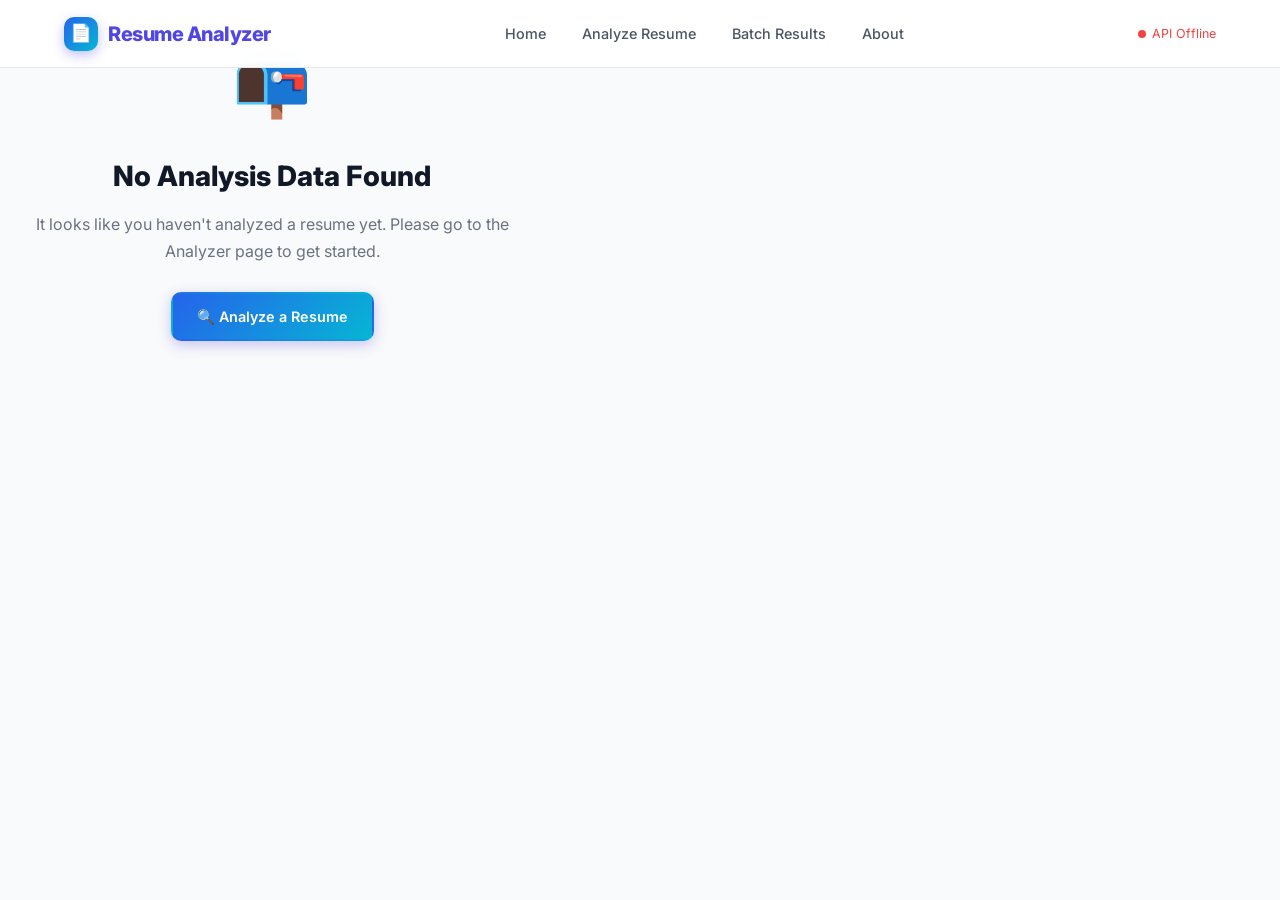
<file: results.html>
<!DOCTYPE html>
<html lang="en">
<head>
    <meta charset="UTF-8">
    <meta name="viewport" content="width=device-width, initial-scale=1.0">
    <title>Analysis Results — AI Resume Analyzer</title>
    <meta name="description" content="View your resume analysis results: ATS score, job match, skills detected, and improvement suggestions.">
    <link rel="preconnect" href="https://fonts.googleapis.com">
    <link rel="preconnect" href="https://fonts.gstatic.com" crossorigin>
    <link href="https://fonts.googleapis.com/css2?family=Inter:wght@400;500;600;700;800&display=swap" rel="stylesheet">
    <link rel="stylesheet" href="css/style.css">
</head>
<body>
    <!-- Navigation -->
    <nav class="navbar" id="navbar">
        <div class="navbar-container">
            <a href="index.html" class="navbar-brand">
                <div class="navbar-brand-icon">📄</div>
                Resume Analyzer
            </a>
            <ul class="navbar-nav" id="navbarNav">
                <li><a href="index.html">Home</a></li>
                <li><a href="analyzer.html">Analyze Resume</a></li>
                <li><a href="batch_results.html">Batch Results</a></li>
                <li><a href="about.html">About</a></li>
            </ul>
            <div class="navbar-right">
                <div class="health-indicator">
                    <span class="health-dot" id="healthDot"></span>
                    <span class="health-label" id="healthLabel">Checking...</span>
                </div>
                <button class="navbar-toggle" id="navbarToggle" aria-label="Toggle navigation">☰</button>
            </div>
        </div>
    </nav>

    <!-- No Data Message (shown if localStorage is empty) -->
    <div id="noDataMessage" style="display:none;" class="no-data-page">
        <div class="no-data-content">
            <div class="no-data-icon">📭</div>
            <h2>No Analysis Data Found</h2>
            <p>It looks like you haven't analyzed a resume yet. Please go to the Analyzer page to get started.</p>
            <a href="analyzer.html" class="btn btn-primary">🔍 Analyze a Resume</a>
        </div>
    </div>

    <!-- Results Content -->
    <div id="resultsContent" class="page-wrapper results-page">

        <!-- Results Header -->
        <div class="results-header">
            <div class="results-header-left">
                <div class="section-badge">Analysis Complete</div>
                <h1>Resume Analysis Results
                    <span class="sample-badge" id="sampleBadge" style="display:none;">SAMPLE</span>
                </h1>
                <div class="results-meta" id="resumeMeta">
                    <!-- Filled by JS -->
                </div>
            </div>
            <div class="results-header-actions">
                <button class="btn btn-outline" id="downloadReportBtn" type="button">⬇️ Download Report</button>
                <button class="btn btn-primary" id="generateResumeBtn" type="button">✨ Generate Improved Resume</button>
                <button class="btn btn-secondary-outline" id="newAnalysisBtn" type="button">🔄 New Analysis</button>
            </div>
        </div>

        <!-- AI Resume Builder CTA Banner -->
        <div class="generator-banner-card">
            <div class="generator-banner-content">
                <div class="generator-banner-badge">🚀 Next-Gen ATS Optimization</div>
                <h2>Ready to boost your interview callbacks?</h2>
                <p>Turn these insights and job-matching gaps into a professionally tailored, ATS-friendly resume in seconds. Customize sections, select modern templates, and export to PDF or DOCX.</p>
            </div>
            <a href="builder.html" class="btn btn-primary btn-lg" id="builderBannerBtn">
                ✨ Open Live Resume Builder &amp; Editor →
            </a>
        </div>

        <!-- Score Cards -->
        <div class="score-cards" id="scoreCards">
            <!-- Filled by results.js -->
        </div>

            <!-- Tab Navigation -->
            <div class="tabs-container">
                <div class="tab-bar">
                    <button class="tab-btn active" data-tab="tab-overview">📊 Overview</button>
                    <button class="tab-btn" data-tab="tab-skills">💻 Skills</button>
                    <button class="tab-btn" data-tab="tab-jobmatch">🎯 Job Match</button>
                    <button class="tab-btn" data-tab="tab-details">📋 Details</button>
                    <button class="tab-btn ai-tab-btn" data-tab="tab-ai" id="aiTabBtn" style="display:none;">✨ AI Insights</button>
                    <button class="tab-btn" data-tab="tab-suggestions">💡 Suggestions</button>
                </div>

            <!-- Tab: Overview -->
            <div class="tab-panel active" id="tab-overview">
                <div class="panel-grid">
                    <!-- ATS Breakdown -->
                    <div class="result-card">
                        <div class="result-card-header">
                            <div class="result-card-icon" style="background:#dbeafe;color:#2563eb;">📊</div>
                            <h3>ATS Score Breakdown</h3>
                        </div>
                        <div id="atsBreakdown">
                            <p class="empty-msg">Loading...</p>
                        </div>
                    </div>

                    <!-- Strengths -->
                    <div class="result-card">
                        <div class="result-card-header">
                            <div class="result-card-icon" style="background:#d1fae5;color:#10b981;">✅</div>
                            <h3>Strengths</h3>
                        </div>
                        <div id="strengthsList"></div>
                    </div>

                    <!-- Improvements -->
                    <div class="result-card">
                        <div class="result-card-header">
                            <div class="result-card-icon" style="background:#fef3c7;color:#f59e0b;">⚠️</div>
                            <h3>Areas for Improvement</h3>
                        </div>
                        <div id="improvementsList"></div>
                    </div>
                </div>
            </div>

            <!-- Tab: Skills -->
            <div class="tab-panel" id="tab-skills">
                <div class="panel-grid">
                    <div class="result-card">
                        <div class="result-card-header">
                            <div class="result-card-icon" style="background:#dbeafe;color:#2563eb;">💻</div>
                            <h3>Technical Skills Detected</h3>
                        </div>
                        <div class="skills-cloud" id="technicalSkillsList"></div>
                    </div>
                    <div class="result-card">
                        <div class="result-card-header">
                            <div class="result-card-icon" style="background:#d1fae5;color:#10b981;">🤝</div>
                            <h3>Soft Skills Detected</h3>
                        </div>
                        <div class="skills-cloud" id="softSkillsList"></div>
                    </div>
                    <div class="result-card">
                        <div class="result-card-header">
                            <div class="result-card-icon" style="background:#fce7f3;color:#ec4899;">🔑</div>
                            <h3>Resume Keywords</h3>
                        </div>
                        <div class="skills-cloud" id="resumeKeywordsList"></div>
                    </div>
                    <div class="result-card">
                        <div class="result-card-header">
                            <div class="result-card-icon" style="background:#fef3c7;color:#f59e0b;">⚡</div>
                            <h3>Commonly Missing Skills</h3>
                        </div>
                        <div class="skills-cloud" id="missingSkillsList"></div>
                    </div>
                </div>
            </div>

            <!-- Tab: Job Match -->
            <div class="tab-panel" id="tab-jobmatch">
                <p id="noJDMessage" class="no-jd-msg" style="display:none;">
                    📋 <strong>No job description was provided.</strong><br>
                    Go back and paste a job description in the analyzer to see how well your resume matches the role.
                    <br><br>
                    <a href="analyzer.html" class="btn btn-primary" style="display:inline-flex;">🔍 Analyze with Job Description</a>
                </p>

                <div id="jobMatchTab">
                    <!-- Match Stats -->
                    <div class="match-stats-row">
                        <div class="match-stat-card">
                            <div class="match-stat-value" id="matchPct">—</div>
                            <div class="match-stat-label">Overall Match</div>
                        </div>
                        <div class="match-stat-card">
                            <div class="match-stat-value" id="tfidfScore">—</div>
                            <div class="match-stat-label">Content Similarity</div>
                        </div>
                        <div class="match-stat-card">
                            <div class="match-stat-value" id="kwOverlap">—</div>
                            <div class="match-stat-label">Keyword Overlap</div>
                        </div>
                    </div>

                    <div class="panel-grid">
                        <div class="result-card">
                            <div class="result-card-header">
                                <div class="result-card-icon" style="background:#d1fae5;color:#10b981;">✅</div>
                                <h3>Matching Skills</h3>
                            </div>
                            <div class="skills-cloud" id="matchingSkillsList"></div>
                        </div>
                        <div class="result-card">
                            <div class="result-card-header">
                                <div class="result-card-icon" style="background:#fee2e2;color:#ef4444;">❌</div>
                                <h3>Missing Skills</h3>
                            </div>
                            <div class="skills-cloud" id="missingSkillsListJD"></div>
                        </div>
                        <div class="result-card">
                            <div class="result-card-header">
                                <div class="result-card-icon" style="background:#dbeafe;color:#2563eb;">🔑</div>
                                <h3>Matching Keywords</h3>
                            </div>
                            <div class="skills-cloud" id="matchingKWList"></div>
                        </div>
                        <div class="result-card">
                            <div class="result-card-header">
                                <div class="result-card-icon" style="background:#fef3c7;color:#f59e0b;">⚠️</div>
                                <h3>Missing Keywords</h3>
                            </div>
                            <div class="skills-cloud" id="missingKWList"></div>
                        </div>
                    </div>
                </div>
            </div>

            <!-- Tab: Details -->
            <div class="tab-panel" id="tab-details">
                <div class="panel-grid">
                    <div class="result-card">
                        <div class="result-card-header">
                            <div class="result-card-icon" style="background:#dbeafe;color:#2563eb;">📇</div>
                            <h3>Contact Information</h3>
                        </div>
                        <div id="contactInfoList"></div>
                    </div>
                    <div class="result-card">
                        <div class="result-card-header">
                            <div class="result-card-icon" style="background:#d1fae5;color:#10b981;">🎓</div>
                            <h3>Education</h3>
                        </div>
                        <div id="educationList"></div>
                    </div>
                    <div class="result-card">
                        <div class="result-card-header">
                            <div class="result-card-icon" style="background:#e0e7ff;color:#6366f1;">💼</div>
                            <h3>Work Experience</h3>
                        </div>
                        <div id="experienceList"></div>
                    </div>
                    <div class="result-card">
                        <div class="result-card-header">
                            <div class="result-card-icon" style="background:#fce7f3;color:#ec4899;">🚀</div>
                            <h3>Projects</h3>
                        </div>
                        <div id="projectsList"></div>
                    </div>
                    <div class="result-card">
                        <div class="result-card-header">
                            <div class="result-card-icon" style="background:#fef3c7;color:#f59e0b;">🏆</div>
                            <h3>Certifications</h3>
                        </div>
                        <div id="certificationsList"></div>
                    </div>
                </div>
            </div>

            <!-- Tab: AI Insights -->
            <div class="tab-panel" id="tab-ai">
                <div id="aiDisabledMsg" style="display:none;" class="no-jd-msg">
                    🤖 <strong>AI Analysis is available when enabled on the Analyzer page.</strong><br>
                    Go back and enable "✨ AI-Powered Deep Analysis" before analyzing your resume.
                    <br><br>
                    <a href="analyzer.html" class="btn btn-primary" style="display:inline-flex;">🔍 Analyze with AI Mode</a>
                </div>
                <div id="aiContent">
                    <div class="panel-grid">
                        <!-- AI Overall Score -->
                        <div class="result-card">
                            <div class="result-card-header">
                                <div class="result-card-icon" style="background:#ede9fe;color:#7c3aed;">🎯</div>
                                <h3>AI Overall Score</h3>
                            </div>
                            <div id="aiOverallScore" class="ai-score-display"></div>
                        </div>

                        <!-- AI ATS Score -->
                        <div class="result-card">
                            <div class="result-card-header">
                                <div class="result-card-icon" style="background:#dbeafe;color:#2563eb;">📊</div>
                                <h3>AI ATS Score</h3>
                            </div>
                            <div id="aiATSScore" class="ai-score-display"></div>
                        </div>

                        <!-- AI Strengths -->
                        <div class="result-card">
                            <div class="result-card-header">
                                <div class="result-card-icon" style="background:#d1fae5;color:#10b981;">✅</div>
                                <h3>AI-Identified Strengths</h3>
                            </div>
                            <div id="aiStrengthsList"></div>
                        </div>

                        <!-- AI Improvements -->
                        <div class="result-card">
                            <div class="result-card-header">
                                <div class="result-card-icon" style="background:#fef3c7;color:#f59e0b;">⚠️</div>
                                <h3>AI-Suggested Improvements</h3>
                            </div>
                            <div id="aiImprovementsList"></div>
                        </div>

                        <!-- Grammar Corrections -->
                        <div class="result-card">
                            <div class="result-card-header">
                                <div class="result-card-icon" style="background:#fee2e2;color:#ef4444;">📝</div>
                                <h3>Grammar & Spelling Corrections</h3>
                            </div>
                            <div id="aiGrammarList"></div>
                        </div>

                        <!-- Clarity Improvements -->
                        <div class="result-card">
                            <div class="result-card-header">
                                <div class="result-card-icon" style="background:#dbeafe;color:#2563eb;">✨</div>
                                <h3>Clarity Improvements</h3>
                            </div>
                            <div id="aiClarityList"></div>
                        </div>

                        <!-- Action Verbs -->
                        <div class="result-card">
                            <div class="result-card-header">
                                <div class="result-card-icon" style="background:#e0e7ff;color:#6366f1;">💪</div>
                                <h3>Action Verb Suggestions</h3>
                            </div>
                            <div id="aiActionVerbsList"></div>
                        </div>

                        <!-- Achievements Feedback -->
                        <div class="result-card">
                            <div class="result-card-header">
                                <div class="result-card-icon" style="background:#fce7f3;color:#ec4899;">📈</div>
                                <h3>Quantified Achievements Feedback</h3>
                            </div>
                            <div id="aiAchievementsFeedback"></div>
                        </div>

                        <!-- Structure Feedback -->
                        <div class="result-card">
                            <div class="result-card-header">
                                <div class="result-card-icon" style="background:#d1fae5;color:#10b981;">🏗️</div>
                                <h3>Structure & Formatting Feedback</h3>
                            </div>
                            <div id="aiStructureList"></div>
                        </div>

                        <!-- AI Recommendations -->
                        <div class="result-card" style="max-width:860px;margin:0 auto;">
                            <div class="result-card-header">
                                <div class="result-card-icon" style="background:#fef3c7;color:#f59e0b;">🚀</div>
                                <h3>AI Recommendations</h3>
                            </div>
                            <div id="aiRecommendationsList"></div>
                        </div>
                    </div>
                </div>
            </div>
            <div class="tab-panel" id="tab-suggestions">
                <div class="result-card" style="max-width:860px;margin:0 auto;">
                    <div class="result-card-header">
                        <div class="result-card-icon" style="background:#dbeafe;color:#2563eb;">💡</div>
                        <h3>Actionable Improvement Suggestions</h3>
                    </div>
                    <div id="suggestionsList"></div>
                </div>
            </div>
        </div>
        <!-- /tabs-container -->

    </div>
    <!-- /resultsContent -->

    <!-- Notification -->
    <div class="notification" id="notification"></div>

    <script src="js/script.js"></script>
    <script src="js/results.js"></script>
</body>
</html>
</file>
<file: css/style.css>
/* ============================================================
   AI Resume Analyzer — Premium Modern UI
   style.css v2.0
   ============================================================ */

/* ==========================================
   CSS Custom Properties
   ========================================== */
:root {
  /* Brand palette */
  --primary:        #4f46e5;  /* Indigo */
  --primary-dark:   #4338ca;
  --primary-light:  #ede9fe;
  --secondary:      #0ea5e9;  /* Sky */
  --accent:         #06b6d4;  /* Cyan */
  --success:        #10b981;
  --warning:        #f59e0b;
  --danger:         #ef4444;
  --info:           #6366f1;

  /* Neutrals */
  --dark:           #0f172a;
  --dark-2:         #1e293b;
  --gray-900:       #111827;
  --gray-800:       #1f2937;
  --gray-700:       #374151;
  --gray-600:       #4b5563;
  --gray-500:       #6b7280;
  --gray-400:       #9ca3af;
  --gray-300:       #d1d5db;
  --gray-200:       #e5e7eb;
  --gray-100:       #f3f4f6;
  --gray-50:        #f9fafb;
  --white:          #ffffff;

  /* Gradients */
  --grad-hero:      linear-gradient(135deg, #4f46e5 0%, #7c3aed 50%, #a855f7 100%);
  --grad-card:      linear-gradient(135deg, #667eea 0%, #764ba2 100%);
  --grad-success:   linear-gradient(135deg, #10b981 0%, #059669 100%);
  --grad-warning:   linear-gradient(135deg, #f59e0b 0%, #ef4444 100%);
  --grad-blue:      linear-gradient(135deg, #2563eb 0%, #06b6d4 100%);

  /* Shadows */
  --shadow-sm:  0 1px 2px rgba(0,0,0,.05);
  --shadow:     0 1px 3px rgba(0,0,0,.1), 0 1px 2px rgba(0,0,0,.06);
  --shadow-md:  0 4px 6px rgba(0,0,0,.07), 0 2px 4px rgba(0,0,0,.06);
  --shadow-lg:  0 10px 25px rgba(0,0,0,.1), 0 4px 8px rgba(0,0,0,.06);
  --shadow-xl:  0 25px 50px rgba(0,0,0,.15);
  --shadow-glow: 0 0 40px rgba(79,70,229,.25);

  /* Borders */
  --radius-sm:  6px;
  --radius:     10px;
  --radius-lg:  16px;
  --radius-xl:  24px;
  --radius-full: 9999px;

  --transition: all 0.3s cubic-bezier(.4,0,.2,1);
  --transition-fast: all 0.15s ease;
}

/* ==========================================
   Reset & Base
   ========================================== */
*, *::before, *::after {
  box-sizing: border-box;
  margin: 0;
  padding: 0;
}

html { scroll-behavior: smooth; }

body {
  font-family: 'Inter', 'Segoe UI', system-ui, -apple-system, sans-serif;
  background: var(--gray-50);
  color: var(--gray-800);
  line-height: 1.6;
  -webkit-font-smoothing: antialiased;
}

a { text-decoration: none; color: inherit; }
img { max-width: 100%; display: block; }
button { cursor: pointer; font-family: inherit; }
textarea, input { font-family: inherit; }

/* ==========================================
   Navigation
   ========================================== */
.navbar {
  position: fixed;
  top: 0; left: 0; right: 0;
  z-index: 1000;
  background: rgba(255,255,255,.95);
  backdrop-filter: blur(12px);
  -webkit-backdrop-filter: blur(12px);
  border-bottom: 1px solid var(--gray-200);
  padding: 0;
  transition: var(--transition);
}

.navbar.scrolled {
  box-shadow: var(--shadow-md);
  border-bottom-color: transparent;
}

.navbar-container {
  max-width: 1200px;
  margin: 0 auto;
  padding: 0.875rem 1.5rem;
  display: flex;
  justify-content: space-between;
  align-items: center;
  gap: 1rem;
}

.navbar-brand {
  display: flex;
  align-items: center;
  gap: 0.625rem;
  font-size: 1.25rem;
  font-weight: 800;
  color: var(--primary);
  letter-spacing: -0.5px;
  flex-shrink: 0;
}

.navbar-brand-icon {
  width: 34px; height: 34px;
  background: var(--grad-blue);
  border-radius: var(--radius);
  display: flex;
  align-items: center;
  justify-content: center;
  font-size: 1.1rem;
  box-shadow: 0 4px 12px rgba(79,70,229,.35);
}

.navbar-nav {
  display: flex;
  gap: 0.25rem;
  list-style: none;
  flex: 1;
  justify-content: center;
}

.navbar-nav a {
  display: block;
  padding: 0.5rem 1rem;
  border-radius: var(--radius);
  color: var(--gray-600);
  font-weight: 500;
  font-size: 0.9rem;
  transition: var(--transition-fast);
}

.navbar-nav a:hover,
.navbar-nav a.active {
  color: var(--primary);
  background: var(--primary-light);
}

/* Navbar right: health + toggle */
.navbar-right {
  display: flex;
  align-items: center;
  gap: 1rem;
  flex-shrink: 0;
}

/* Health indicator */
.health-indicator {
  display: flex;
  align-items: center;
  gap: 0.4rem;
  font-size: 0.8rem;
  color: var(--gray-500);
}

.health-dot {
  width: 8px; height: 8px;
  border-radius: 50%;
  background: var(--gray-300);
  display: inline-block;
  transition: background 0.3s;
}
.health-dot.healthy  { background: var(--success); box-shadow: 0 0 6px rgba(16,185,129,.5); }
.health-dot.offline  { background: var(--danger); }

.health-label { color: var(--gray-500); font-size: 0.78rem; }

/* Mobile toggle */
.navbar-toggle {
  display: none;
  background: none;
  border: 1px solid var(--gray-200);
  border-radius: var(--radius-sm);
  font-size: 1.25rem;
  color: var(--gray-700);
  padding: 0.25rem 0.5rem;
  transition: var(--transition-fast);
}
.navbar-toggle:hover { background: var(--gray-100); }

/* ==========================================
   Page Wrapper
   ========================================== */
.page-wrapper {
  max-width: 900px;
  margin: 0 auto;
  padding: 5.5rem 1.5rem 3rem;
  min-height: 100vh;
}

/* ==========================================
   Buttons
   ========================================== */
.btn {
  display: inline-flex;
  align-items: center;
  justify-content: center;
  gap: 0.5rem;
  padding: 0.7rem 1.5rem;
  border-radius: var(--radius);
  font-weight: 600;
  font-size: 0.9rem;
  border: 2px solid transparent;
  transition: var(--transition);
  white-space: nowrap;
}

.btn-primary {
  background: var(--grad-blue);
  color: white;
  border-color: transparent;
  box-shadow: 0 4px 14px rgba(79,70,229,.3);
}
.btn-primary:hover {
  transform: translateY(-2px);
  box-shadow: 0 8px 20px rgba(79,70,229,.4);
}

.btn-outline {
  background: white;
  color: var(--primary);
  border-color: var(--primary);
}
.btn-outline:hover {
  background: var(--primary-light);
  transform: translateY(-1px);
}

.btn-secondary-outline {
  background: white;
  color: var(--gray-700);
  border-color: var(--gray-300);
}
.btn-secondary-outline:hover {
  background: var(--gray-50);
  border-color: var(--gray-400);
  transform: translateY(-1px);
}

.btn:disabled {
  opacity: 0.65;
  cursor: not-allowed;
  transform: none !important;
  box-shadow: none !important;
}

/* ==========================================
   Section Badges
   ========================================== */
.section-badge {
  display: inline-block;
  padding: 0.3rem 0.85rem;
  background: var(--primary-light);
  color: var(--primary);
  border-radius: var(--radius-full);
  font-size: 0.78rem;
  font-weight: 600;
  letter-spacing: 0.05em;
  text-transform: uppercase;
  margin-bottom: 0.75rem;
}

.optional-badge {
  display: inline-block;
  padding: 0.15rem 0.6rem;
  background: var(--gray-100);
  color: var(--gray-500);
  border-radius: var(--radius-full);
  font-size: 0.72rem;
  font-weight: 500;
  vertical-align: middle;
  margin-left: 0.4rem;
}

.sample-badge {
  display: inline-block;
  padding: 0.2rem 0.7rem;
  background: var(--warning);
  color: white;
  border-radius: var(--radius-full);
  font-size: 0.72rem;
  font-weight: 700;
  letter-spacing: 0.08em;
  vertical-align: middle;
  margin-left: 0.6rem;
}

/* ==========================================
   Notification Toast
   ========================================== */
.notification {
  position: fixed;
  bottom: 1.5rem;
  right: 1.5rem;
  padding: 0.875rem 1.25rem;
  border-radius: var(--radius-lg);
  font-weight: 500;
  font-size: 0.9rem;
  z-index: 9999;
  max-width: 360px;
  opacity: 0;
  transform: translateY(12px);
  transition: opacity 0.3s ease, transform 0.3s ease;
  pointer-events: none;
  box-shadow: var(--shadow-xl);
}
.notification.active {
  opacity: 1;
  transform: translateY(0);
  pointer-events: auto;
}
.notification.success { background: #ecfdf5; color: #065f46; border: 1px solid #6ee7b7; }
.notification.error   { background: #fef2f2; color: #991b1b; border: 1px solid #fca5a5; }
.notification.info    { background: #eff6ff; color: #1e40af; border: 1px solid #93c5fd; }
.notification.warning { background: #fffbeb; color: #92400e; border: 1px solid #fcd34d; }

/* ==========================================
   Loading Overlay
   ========================================== */
.loading-overlay {
  position: fixed;
  inset: 0;
  background: rgba(15,23,42,.75);
  backdrop-filter: blur(4px);
  -webkit-backdrop-filter: blur(4px);
  z-index: 9000;
  display: flex;
  align-items: center;
  justify-content: center;
  opacity: 0;
  visibility: hidden;
  transition: opacity 0.3s ease, visibility 0.3s;
}
.loading-overlay.active {
  opacity: 1;
  visibility: visible;
}
.loading-content {
  text-align: center;
  color: white;
  background: rgba(255,255,255,.1);
  backdrop-filter: blur(12px);
  border: 1px solid rgba(255,255,255,.2);
  border-radius: var(--radius-xl);
  padding: 2.5rem 3rem;
  min-width: 280px;
}
.loading-spinner {
  width: 52px; height: 52px;
  border: 4px solid rgba(255,255,255,.2);
  border-top-color: white;
  border-radius: 50%;
  animation: spin 0.9s linear infinite;
  margin: 0 auto 1.25rem;
}
@keyframes spin { to { transform: rotate(360deg); } }
.loading-text  { font-size: 1.05rem; font-weight: 600; margin-bottom: 0.4rem; }
.loading-sub   { font-size: 0.82rem; color: rgba(255,255,255,.65); }

/* ==========================================
   Hero (index.html)
   ========================================== */
.hero {
  min-height: 100vh;
  display: flex;
  align-items: center;
  justify-content: center;
  background: var(--grad-hero);
  position: relative;
  overflow: hidden;
  padding: 6rem 1.5rem 4rem;
  text-align: center;
}

.hero::before {
  content: '';
  position: absolute;
  inset: 0;
  background-image:
    radial-gradient(circle at 20% 80%, rgba(120,119,198,.3) 0%, transparent 50%),
    radial-gradient(circle at 80% 20%, rgba(168,85,247,.25) 0%, transparent 50%),
    radial-gradient(circle at 50% 50%, rgba(255,255,255,.05) 0%, transparent 70%);
}

/* Floating orb decorations */
.hero::after {
  content: '';
  position: absolute;
  top: 10%; right: 8%;
  width: 350px; height: 350px;
  background: radial-gradient(circle, rgba(255,255,255,.08) 0%, transparent 70%);
  border-radius: 50%;
  pointer-events: none;
}

.hero-content {
  max-width: 760px;
  color: white;
  position: relative;
  z-index: 1;
  animation: fadeInUp .8s ease both;
}
@keyframes fadeInUp {
  from { opacity: 0; transform: translateY(30px); }
  to   { opacity: 1; transform: translateY(0); }
}

.hero-badge {
  display: inline-flex;
  align-items: center;
  gap: 0.4rem;
  padding: 0.45rem 1.1rem;
  background: rgba(255,255,255,.15);
  backdrop-filter: blur(8px);
  border-radius: var(--radius-full);
  font-size: 0.87rem;
  font-weight: 600;
  margin-bottom: 1.5rem;
  border: 1px solid rgba(255,255,255,.25);
  animation: fadeInUp .8s ease .1s both;
}

.hero h1 {
  font-size: clamp(2.2rem, 5vw, 3.8rem);
  font-weight: 800;
  line-height: 1.15;
  letter-spacing: -0.03em;
  margin-bottom: 1.25rem;
  animation: fadeInUp .8s ease .2s both;
}

.hero-subtitle {
  font-size: 1.125rem;
  color: rgba(255,255,255,.85);
  max-width: 600px;
  margin: 0 auto 2.25rem;
  line-height: 1.7;
  animation: fadeInUp .8s ease .3s both;
}

.hero-buttons {
  display: flex;
  gap: 1rem;
  justify-content: center;
  flex-wrap: wrap;
  margin-bottom: 3rem;
  animation: fadeInUp .8s ease .4s both;
}

.btn-hero-primary {
  padding: 0.9rem 2rem;
  background: white;
  color: var(--primary);
  font-weight: 700;
  font-size: 1rem;
  border-radius: var(--radius-lg);
  border: 2px solid white;
  box-shadow: 0 8px 24px rgba(0,0,0,.2);
  transition: var(--transition);
  display: inline-flex;
  align-items: center;
  gap: 0.5rem;
}
.btn-hero-primary:hover {
  transform: translateY(-3px);
  box-shadow: 0 14px 32px rgba(0,0,0,.3);
}

.btn-hero-secondary {
  padding: 0.9rem 2rem;
  background: rgba(255,255,255,.15);
  color: white;
  font-weight: 600;
  font-size: 1rem;
  border-radius: var(--radius-lg);
  border: 2px solid rgba(255,255,255,.35);
  backdrop-filter: blur(8px);
  transition: var(--transition);
  display: inline-flex;
  align-items: center;
  gap: 0.5rem;
}
.btn-hero-secondary:hover {
  background: rgba(255,255,255,.25);
  transform: translateY(-3px);
}

/* Hero Stats */
.hero-stats {
  display: flex;
  justify-content: center;
  gap: 3rem;
  flex-wrap: wrap;
  animation: fadeInUp .8s ease .5s both;
}
.hero-stat-number {
  font-size: 2.25rem;
  font-weight: 800;
  line-height: 1;
}
.hero-stat-label {
  font-size: 0.85rem;
  color: rgba(255,255,255,.75);
  margin-top: 0.2rem;
}

/* ==========================================
   Sections (index.html)
   ========================================== */
.section {
  padding: 5rem 1.5rem;
}
.container {
  max-width: 1200px;
  margin: 0 auto;
}

.section-header {
  text-align: center;
  margin-bottom: 3.5rem;
}
.section-title {
  font-size: clamp(1.75rem, 3vw, 2.5rem);
  font-weight: 800;
  color: var(--gray-900);
  letter-spacing: -0.03em;
  margin-bottom: 0.75rem;
}
.section-subtitle {
  color: var(--gray-500);
  font-size: 1.05rem;
  max-width: 540px;
  margin: 0 auto;
  line-height: 1.7;
}

/* Features Grid */
.features-grid {
  display: grid;
  grid-template-columns: repeat(auto-fit, minmax(280px, 1fr));
  gap: 1.5rem;
}

.feature-card {
  background: white;
  border-radius: var(--radius-xl);
  padding: 2rem;
  border: 1px solid var(--gray-200);
  transition: var(--transition);
  position: relative;
  overflow: hidden;
}
.feature-card::before {
  content: '';
  position: absolute;
  top: 0; left: 0; right: 0;
  height: 3px;
  background: var(--grad-blue);
  transform: scaleX(0);
  transition: transform 0.3s ease;
  transform-origin: left;
}
.feature-card:hover {
  transform: translateY(-4px);
  box-shadow: var(--shadow-lg);
  border-color: transparent;
}
.feature-card:hover::before { transform: scaleX(1); }

.feature-icon {
  width: 52px; height: 52px;
  background: var(--primary-light);
  border-radius: var(--radius-lg);
  display: flex;
  align-items: center;
  justify-content: center;
  font-size: 1.5rem;
  margin-bottom: 1.25rem;
}
.feature-card h3 {
  font-size: 1.05rem;
  font-weight: 700;
  color: var(--gray-900);
  margin-bottom: 0.6rem;
}
.feature-card p {
  color: var(--gray-500);
  font-size: 0.92rem;
  line-height: 1.65;
}

/* Steps */
.steps-container {
  display: grid;
  grid-template-columns: repeat(auto-fit, minmax(240px, 1fr));
  gap: 2rem;
  position: relative;
}

.step-card {
  text-align: center;
  padding: 2rem 1.5rem;
  position: relative;
}
.step-number {
  width: 56px; height: 56px;
  background: var(--grad-blue);
  color: white;
  font-size: 1.5rem;
  font-weight: 800;
  border-radius: 50%;
  display: flex;
  align-items: center;
  justify-content: center;
  margin: 0 auto 1.25rem;
  box-shadow: 0 8px 20px rgba(79,70,229,.3);
}
.step-card h3 { font-size: 1.05rem; font-weight: 700; color: var(--gray-900); margin-bottom: 0.6rem; }
.step-card p  { color: var(--gray-500); font-size: 0.92rem; line-height: 1.65; }

/* CTA Section */
.cta-section {
  background: var(--grad-hero);
  padding: 5rem 1.5rem;
  text-align: center;
  color: white;
  position: relative;
  overflow: hidden;
}
.cta-section::before {
  content: '';
  position: absolute;
  inset: 0;
  background: radial-gradient(circle at 30% 50%, rgba(255,255,255,.08) 0%, transparent 60%);
}
.cta-section h2 { font-size: clamp(1.75rem, 3vw, 2.5rem); font-weight: 800; margin-bottom: 1rem; letter-spacing: -0.03em; }
.cta-section p  { color: rgba(255,255,255,.8); margin-bottom: 2rem; font-size: 1.05rem; }

/* Footer */
.footer {
  background: var(--dark);
  color: rgba(255,255,255,.7);
  padding: 3rem 1.5rem 1.5rem;
}
.footer-container { max-width: 1200px; margin: 0 auto; }
.footer-grid {
  display: grid;
  grid-template-columns: 2fr 1fr 1fr 1fr;
  gap: 3rem;
  margin-bottom: 2rem;
}
.footer-brand { font-size: 1.2rem; font-weight: 700; color: white; margin-bottom: 0.75rem; }
.footer-links { list-style: none; }
.footer-links li { margin-bottom: 0.5rem; }
.footer-links a { color: rgba(255,255,255,.6); font-size: 0.9rem; transition: color 0.2s; }
.footer-links a:hover { color: white; }
.footer-bottom {
  border-top: 1px solid rgba(255,255,255,.1);
  padding-top: 1.5rem;
  text-align: center;
  font-size: 0.85rem;
  color: rgba(255,255,255,.45);
}

/* ==========================================
   Analyzer Page
   ========================================== */
.analyzer-header {
  text-align: center;
  margin-bottom: 2rem;
}
.analyzer-header h1 {
  font-size: clamp(1.75rem, 3.5vw, 2.5rem);
  font-weight: 800;
  color: var(--gray-900);
  letter-spacing: -0.03em;
  margin-bottom: 0.6rem;
}
.analyzer-header p { color: var(--gray-500); font-size: 1rem; }

/* Drop Zone */
.drop-zone {
  border: 2.5px dashed var(--gray-300);
  border-radius: var(--radius-xl);
  background: white;
  transition: var(--transition);
  overflow: hidden;
  cursor: pointer;
  position: relative;
}
.drop-zone:hover, .drop-zone.dragover {
  border-color: var(--primary);
  background: var(--primary-light);
  box-shadow: 0 0 0 4px rgba(79,70,229,.1);
}
.drop-zone.dragover { transform: scale(1.01); }

.drop-zone-content {
  display: flex;
  flex-direction: column;
  align-items: center;
  justify-content: center;
  gap: 0.75rem;
  padding: 3rem 2rem;
  text-align: center;
}
.drop-zone-icon {
  font-size: 3rem;
  margin-bottom: 0.5rem;
  filter: drop-shadow(0 4px 8px rgba(79,70,229,.2));
}
.drop-zone-content h3 {
  font-size: 1.2rem;
  font-weight: 700;
  color: var(--gray-800);
}
.drop-zone-content p { color: var(--gray-500); font-size: 0.9rem; }
.drop-zone-formats {
  display: flex;
  gap: 0.5rem;
  flex-wrap: wrap;
  justify-content: center;
  margin: 0.25rem 0;
}
.format-badge {
  padding: 0.2rem 0.7rem;
  background: var(--gray-100);
  border-radius: var(--radius-full);
  font-size: 0.78rem;
  font-weight: 600;
  color: var(--gray-600);
  border: 1px solid var(--gray-200);
}

/* File Preview (inside drop zone) */
.file-preview {
  display: flex;
  align-items: center;
  gap: 1rem;
  padding: 1.5rem 2rem;
  background: white;
}
.file-preview-icon {
  font-size: 2.5rem;
  flex-shrink: 0;
}
.file-preview-info { flex: 1; min-width: 0; }
.file-preview-name {
  font-weight: 700;
  color: var(--gray-900);
  font-size: 1rem;
  white-space: nowrap;
  overflow: hidden;
  text-overflow: ellipsis;
}
.file-preview-meta {
  display: flex;
  align-items: center;
  gap: 0.6rem;
  margin-top: 0.4rem;
}
.file-size-label {
  font-size: 0.82rem;
  color: var(--gray-500);
}
.btn-remove {
  padding: 0.45rem 1rem;
  background: white;
  color: var(--danger);
  border: 1.5px solid var(--danger);
  border-radius: var(--radius);
  font-weight: 600;
  font-size: 0.85rem;
  transition: var(--transition-fast);
  flex-shrink: 0;
}
.btn-remove:hover { background: #fef2f2; }

/* JD Section */
.jd-section {
  background: white;
  border: 1px solid var(--gray-200);
  border-radius: var(--radius-xl);
  padding: 1.75rem 2rem;
  margin-top: 1.5rem;
}
.jd-section-header {
  display: flex;
  justify-content: space-between;
  align-items: flex-start;
  gap: 1rem;
  margin-bottom: 1rem;
}
.jd-section-header h3 {
  font-size: 1rem;
  font-weight: 700;
  color: var(--gray-900);
}
.jd-section-header p { color: var(--gray-500); font-size: 0.88rem; margin-top: 0.3rem; }
.jd-char-counter {
  font-size: 0.78rem;
  color: var(--gray-400);
  white-space: nowrap;
  flex-shrink: 0;
  padding-top: 0.15rem;
}

.jd-textarea {
  width: 100%;
  min-height: 160px;
  border: 1.5px solid var(--gray-200);
  border-radius: var(--radius-lg);
  padding: 1rem 1.1rem;
  font-size: 0.92rem;
  color: var(--gray-700);
  resize: vertical;
  transition: border-color 0.2s;
  line-height: 1.65;
}
.jd-textarea:focus {
  outline: none;
  border-color: var(--primary);
  box-shadow: 0 0 0 3px rgba(79,70,229,.1);
}
.jd-textarea::placeholder { color: var(--gray-400); }

/* AI Toggle Row */
.ai-toggle-row {
  display: flex;
  align-items: center;
  justify-content: center;
  gap: 1.25rem;
  flex-wrap: wrap;
  margin-top: 1.5rem;
  padding: 1rem 1.5rem;
  background: linear-gradient(135deg, rgba(79,70,229,.06) 0%, rgba(124,58,237,.06) 100%);
  border: 1px solid rgba(79,70,229,.15);
  border-radius: var(--radius-lg);
}
.ai-toggle {
  display: inline-flex;
  align-items: center;
  gap: 0.75rem;
  cursor: pointer;
  position: relative;
}
.ai-toggle input[type="checkbox"] {
  position: absolute;
  opacity: 0;
  width: 0; height: 0;
}
.ai-toggle-slider {
  width: 48px; height: 26px;
  background: var(--gray-300);
  border-radius: var(--radius-full);
  position: relative;
  transition: var(--transition);
  flex-shrink: 0;
}
.ai-toggle-slider::after {
  content: '';
  position: absolute;
  top: 3px; left: 3px;
  width: 20px; height: 20px;
  background: white;
  border-radius: 50%;
  transition: var(--transition);
  box-shadow: var(--shadow-sm);
}
.ai-toggle input:checked + .ai-toggle-slider {
  background: var(--primary);
}
.ai-toggle input:checked + .ai-toggle-slider::after {
  transform: translateX(22px);
}
.ai-toggle-label {
  font-weight: 600;
  font-size: 0.95rem;
  color: var(--gray-800);
  display: flex;
  align-items: center;
  gap: 0.5rem;
}
.ai-badge {
  font-size: 0.7rem;
  font-weight: 600;
  text-transform: uppercase;
  letter-spacing: 0.04em;
  padding: 0.2rem 0.6rem;
  border-radius: var(--radius-full);
  background: rgba(79,70,229,.1);
  color: var(--primary);
}
.ai-status {
  font-size: 0.8rem;
  font-weight: 500;
  color: var(--gray-500);
}
.ai-status.available { color: var(--success); }
.ai-status.unavailable { color: var(--danger); }
.ai-status.checking { color: var(--gray-400); }

/* Batch Section */
.batch-section {
  max-width: 760px;
  margin: 0 auto;
  padding: 1.5rem;
  background: var(--gray-50);
  border-radius: var(--radius-lg);
  border: 1px solid var(--gray-200);
}
.batch-header h3 {
  font-size: 1.1rem;
  font-weight: 700;
  color: var(--gray-900);
  margin-bottom: 0.25rem;
}
.batch-header p {
  font-size: 0.85rem;
  color: var(--gray-500);
  margin-bottom: 1rem;
}
.batch-drop-zone {
  border-style: dashed;
}
.batch-file-list {
  margin-top: 1rem;
  display: flex;
  flex-direction: column;
  gap: 0.5rem;
}
.batch-file-item {
  display: flex;
  align-items: center;
  justify-content: space-between;
  gap: 1rem;
  padding: 0.6rem 0.9rem;
  background: white;
  border-radius: var(--radius);
  border: 1px solid var(--gray-200);
  font-size: 0.9rem;
}
.batch-file-item .name {
  flex: 1;
  overflow: hidden;
  text-overflow: ellipsis;
  white-space: nowrap;
}
.batch-file-item .size {
  color: var(--gray-500);
  font-size: 0.8rem;
  flex-shrink: 0;
}
.batch-file-item .remove {
  color: var(--danger);
  cursor: pointer;
  border: none;
  background: transparent;
  font-size: 1.1rem;
  line-height: 1;
}
.batch-file-item .remove:hover {
  color: #dc2626;
}

/* Action Row */
.action-row {
  display: flex;
  gap: 1rem;
  justify-content: center;
  flex-wrap: wrap;
  margin-top: 2rem;
}
.btn-analyze {
  padding: 0.9rem 2.5rem;
  background: var(--grad-blue);
  color: white;
  font-weight: 700;
  font-size: 1rem;
  border-radius: var(--radius-lg);
  border: none;
  box-shadow: 0 6px 20px rgba(79,70,229,.35);
  transition: var(--transition);
  display: inline-flex;
  align-items: center;
  gap: 0.5rem;
}
.btn-analyze:hover {
  transform: translateY(-2px);
  box-shadow: 0 10px 28px rgba(79,70,229,.45);
}
.btn-analyze:disabled {
  opacity: .65; cursor: not-allowed; transform: none; box-shadow: none;
}

/* Tips */
.tips-row {
  display: flex;
  gap: 1rem;
  justify-content: center;
  flex-wrap: wrap;
  margin-top: 1.5rem;
}
.tip-item {
  font-size: 0.82rem;
  color: var(--gray-500);
  display: flex;
  align-items: center;
  gap: 0.35rem;
}

/* AI Tab */
.ai-tab-btn {
  background: linear-gradient(135deg, rgba(124,58,237,.1) 0%, rgba(79,70,229,.1) 100%) !important;
  color: var(--primary) !important;
  border: 1px solid rgba(79,70,229,.2) !important;
}
.ai-tab-btn.active {
  background: var(--primary) !important;
  color: white !important;
  border-color: var(--primary) !important;
}
.ai-score-display {
  font-size: 2.5rem;
  font-weight: 800;
  text-align: center;
  padding: 1rem 0;
}
.ai-score-display .ai-score-value {
  font-size: 3rem;
  font-weight: 900;
}
.ai-score-display .ai-score-label {
  font-size: 0.8rem;
  color: var(--gray-500);
  display: block;
  margin-top: 0.25rem;
}
.ai-correction-item {
  padding: 0.75rem;
  background: var(--gray-50);
  border-radius: var(--radius);
  margin-bottom: 0.5rem;
  border-left: 3px solid var(--danger);
}
.ai-correction-item .original {
  text-decoration: line-through;
  color: var(--gray-500);
  font-size: 0.85rem;
}
.ai-correction-item .corrected {
  color: var(--success);
  font-weight: 600;
  font-size: 0.9rem;
  margin-top: 0.2rem;
}
.ai-correction-item .reason {
  font-size: 0.8rem;
  color: var(--gray-500);
  margin-top: 0.2rem;
}
.ai-improvement-item {
  padding: 0.75rem;
  background: var(--gray-50);
  border-radius: var(--radius);
  margin-bottom: 0.5rem;
  border-left: 3px solid var(--primary);
  display: flex;
  gap: 0.5rem;
  align-items: flex-start;
}
.ai-improvement-item .icon { font-size: 1.1rem; flex-shrink: 0; }
.ai-improvement-item .text { font-size: 0.9rem; }
.ai-feedback-block {
  padding: 1rem;
  background: var(--gray-50);
  border-radius: var(--radius);
  font-size: 0.9rem;
  line-height: 1.7;
  color: var(--gray-700);
}

/* ==========================================
   Results Page
   ========================================== */
.results-page {
  max-width: 1100px;
}

.results-header {
  display: flex;
  justify-content: space-between;
  align-items: flex-start;
  gap: 1.5rem;
  flex-wrap: wrap;
  margin-bottom: 2rem;
}
.results-header h1 {
  font-size: clamp(1.6rem, 3vw, 2.25rem);
  font-weight: 800;
  color: var(--gray-900);
  letter-spacing: -0.03em;
}
.results-meta {
  display: flex;
  gap: 1rem;
  flex-wrap: wrap;
  margin-top: 0.5rem;
}
.meta-item {
  font-size: 0.82rem;
  color: var(--gray-500);
  background: var(--gray-100);
  padding: 0.25rem 0.75rem;
  border-radius: var(--radius-full);
  border: 1px solid var(--gray-200);
}
.results-header-actions {
  display: flex;
  gap: 0.75rem;
  flex-wrap: wrap;
  align-items: flex-start;
  flex-shrink: 0;
}

/* Score Cards */
.score-cards {
  display: flex;
  gap: 1.25rem;
  flex-wrap: wrap;
  justify-content: center;
  margin-bottom: 2.5rem;
}

.score-card {
  background: white;
  border: 1px solid var(--gray-200);
  border-radius: var(--radius-xl);
  padding: 2rem 1.75rem;
  display: flex;
  flex-direction: column;
  align-items: center;
  gap: 0.75rem;
  min-width: 175px;
  flex: 1;
  transition: var(--transition);
  box-shadow: var(--shadow-sm);
}
.score-card.featured {
  border-color: var(--primary-light);
  background: linear-gradient(135deg, #f5f3ff 0%, #ede9fe 100%);
  box-shadow: var(--shadow-glow);
}
.score-card:hover { transform: translateY(-2px); box-shadow: var(--shadow-lg); }

.score-card-title {
  font-size: 0.85rem;
  font-weight: 600;
  color: var(--gray-600);
  text-align: center;
}

/* Score status labels */
.score-card-status, [class^="status-"] {
  padding: 0.25rem 0.9rem;
  border-radius: var(--radius-full);
  font-size: 0.78rem;
  font-weight: 700;
  text-align: center;
}
.status-excellent { background: #d1fae5; color: #065f46; }
.status-good      { background: #dbeafe; color: #1e40af; }
.status-fair      { background: #fef3c7; color: #92400e; }
.status-poor      { background: #fee2e2; color: #991b1b; }

/* ==========================================
   Tabs
   ========================================== */
.tabs-container {
  background: white;
  border-radius: var(--radius-xl);
  border: 1px solid var(--gray-200);
  overflow: hidden;
  box-shadow: var(--shadow-sm);
}

.tab-bar {
  display: flex;
  border-bottom: 1px solid var(--gray-200);
  overflow-x: auto;
  scrollbar-width: none;
  background: var(--gray-50);
}
.tab-bar::-webkit-scrollbar { display: none; }

.tab-btn {
  padding: 1rem 1.35rem;
  background: none;
  border: none;
  border-bottom: 3px solid transparent;
  font-weight: 600;
  font-size: 0.875rem;
  color: var(--gray-500);
  white-space: nowrap;
  transition: var(--transition-fast);
  display: flex;
  align-items: center;
  gap: 0.4rem;
  flex-shrink: 0;
}
.tab-btn:hover  { color: var(--primary); background: white; }
.tab-btn.active {
  color: var(--primary);
  border-bottom-color: var(--primary);
  background: white;
}

.tab-panel {
  display: none;
  padding: 2rem;
}
.tab-panel.active { display: block; }

/* ==========================================
   Panel Grid & Result Cards
   ========================================== */
.panel-grid {
  display: grid;
  grid-template-columns: repeat(auto-fit, minmax(320px, 1fr));
  gap: 1.5rem;
}

.result-card {
  background: var(--gray-50);
  border: 1px solid var(--gray-200);
  border-radius: var(--radius-lg);
  padding: 1.5rem;
}
.result-card-header {
  display: flex;
  align-items: center;
  gap: 0.75rem;
  margin-bottom: 1.25rem;
}
.result-card-header h3 {
  font-size: 0.95rem;
  font-weight: 700;
  color: var(--gray-900);
}
.result-card-icon {
  width: 36px; height: 36px;
  border-radius: var(--radius);
  display: flex;
  align-items: center;
  justify-content: center;
  font-size: 1.1rem;
  flex-shrink: 0;
}

/* ==========================================
   ATS Breakdown
   ========================================== */
.ats-item { margin-bottom: 1rem; }
.ats-item:last-child { margin-bottom: 0; }
.ats-item-header {
  display: flex;
  justify-content: space-between;
  margin-bottom: 0.4rem;
}
.ats-item-label { font-size: 0.87rem; font-weight: 600; color: var(--gray-700); }
.ats-item-score { font-size: 0.87rem; font-weight: 700; }

.progress-bar-bg {
  height: 8px;
  background: var(--gray-200);
  border-radius: var(--radius-full);
  overflow: hidden;
}
.progress-bar-fill {
  height: 100%;
  border-radius: var(--radius-full);
  width: 0%;
  transition: width 0.9s cubic-bezier(.4,0,.2,1);
}

.ats-feedback-list { margin-top: 1rem; }
.ats-feedback-item {
  font-size: 0.84rem;
  color: var(--gray-600);
  padding: 0.5rem 0;
  border-top: 1px solid var(--gray-200);
  line-height: 1.5;
}

/* ==========================================
   List Items (strengths, improvements, etc.)
   ========================================== */
.list-item, .detail-item, .strength-item, .improvement-item {
  display: flex;
  align-items: flex-start;
  gap: 0.75rem;
  padding: 0.6rem 0;
  border-bottom: 1px solid var(--gray-100);
  font-size: 0.9rem;
  color: var(--gray-700);
  line-height: 1.55;
}
.list-item:last-child,
.detail-item:last-child,
.strength-item:last-child,
.improvement-item:last-child { border-bottom: none; }

.list-item-icon, .icon-success, .icon-warning, .icon-primary, .icon-accent {
  width: 24px; height: 24px;
  border-radius: 50%;
  display: flex;
  align-items: center;
  justify-content: center;
  font-size: 0.75rem;
  font-weight: 700;
  flex-shrink: 0;
  margin-top: 0.1rem;
}
.icon-success { background: #d1fae5; color: #065f46; }
.icon-warning { background: #fef3c7; color: #92400e; }
.icon-primary { background: var(--primary-light); color: var(--primary); }
.icon-accent  { background: #fce7f3; color: #ec4899; }

.list-item-text { flex: 1; }

/* ==========================================
   Skills & Keywords
   ========================================== */
.skills-cloud {
  display: flex;
  flex-wrap: wrap;
  gap: 0.5rem;
}

.skill-tag {
  padding: 0.3rem 0.85rem;
  border-radius: var(--radius-full);
  font-size: 0.82rem;
  font-weight: 600;
  transition: var(--transition-fast);
  cursor: default;
}
.skill-tag:hover { transform: scale(1.05); }

.tag-technical { background: #dbeafe; color: #1e40af; border: 1px solid #bfdbfe; }
.tag-soft      { background: #d1fae5; color: #065f46; border: 1px solid #a7f3d0; }
.tag-missing   { background: #fee2e2; color: #991b1b; border: 1px solid #fca5a5; }
.tag-match     { background: #d1fae5; color: #065f46; border: 1px solid #6ee7b7; }

.keyword-tag {
  padding: 0.25rem 0.7rem;
  background: var(--gray-100);
  color: var(--gray-700);
  border-radius: var(--radius-full);
  font-size: 0.8rem;
  font-weight: 500;
  border: 1px solid var(--gray-200);
  transition: var(--transition-fast);
}
.keyword-tag:hover { background: var(--primary-light); color: var(--primary); }

/* ==========================================
   Contact Info
   ========================================== */
.contact-item {
  display: flex;
  align-items: center;
  gap: 0.75rem;
  padding: 0.6rem 0;
  border-bottom: 1px solid var(--gray-100);
}
.contact-item:last-child { border-bottom: none; }
.contact-icon {
  width: 32px; height: 32px;
  background: var(--gray-100);
  border-radius: var(--radius);
  display: flex;
  align-items: center;
  justify-content: center;
  font-size: 1rem;
  flex-shrink: 0;
}
.contact-label { font-size: 0.78rem; color: var(--gray-500); font-weight: 500; }
.contact-value {
  font-size: 0.9rem;
  font-weight: 600;
  color: var(--primary);
  display: block;
}
.contact-value:hover { text-decoration: underline; }

/* ==========================================
   Job Match Stats
   ========================================== */
.match-stats-row {
  display: flex;
  gap: 1rem;
  flex-wrap: wrap;
  justify-content: center;
  margin-bottom: 2rem;
}
.match-stat-card {
  background: white;
  border: 1px solid var(--gray-200);
  border-radius: var(--radius-lg);
  padding: 1.5rem 2rem;
  text-align: center;
  flex: 1;
  min-width: 150px;
}
.match-stat-value {
  font-size: 2rem;
  font-weight: 800;
  color: var(--primary);
  line-height: 1;
}
.match-stat-label {
  font-size: 0.82rem;
  color: var(--gray-500);
  margin-top: 0.35rem;
  font-weight: 500;
}

/* ==========================================
   Suggestions
   ========================================== */
.suggestion-item {
  display: flex;
  align-items: flex-start;
  gap: 1rem;
  padding: 1rem 0;
  border-bottom: 1px solid var(--gray-100);
}
.suggestion-item:last-child { border-bottom: none; }
.suggestion-number {
  width: 28px; height: 28px;
  background: var(--grad-blue);
  color: white;
  border-radius: 50%;
  font-size: 0.82rem;
  font-weight: 700;
  display: flex;
  align-items: center;
  justify-content: center;
  flex-shrink: 0;
  margin-top: 0.1rem;
}
.suggestion-text { font-size: 0.92rem; color: var(--gray-700); line-height: 1.6; flex: 1; }

/* ==========================================
   Empty State & No Data
   ========================================== */
.empty-msg {
  color: var(--gray-400);
  font-size: 0.88rem;
  font-style: italic;
  padding: 0.5rem 0;
}

.no-data-page {
  min-height: 100vh;
  display: flex;
  align-items: center;
  justify-content: center;
  padding: 2rem;
}
.no-data-content {
  text-align: center;
  max-width: 480px;
}
.no-data-icon { font-size: 4rem; margin-bottom: 1.25rem; }
.no-data-content h2 { font-size: 1.75rem; font-weight: 800; color: var(--gray-900); margin-bottom: 0.75rem; }
.no-data-content p  { color: var(--gray-500); margin-bottom: 1.75rem; line-height: 1.65; }

.no-jd-msg {
  background: var(--gray-50);
  border: 1px solid var(--gray-200);
  border-radius: var(--radius-lg);
  padding: 2rem;
  text-align: center;
  color: var(--gray-600);
  line-height: 1.7;
  font-size: 0.95rem;
}

/* ==========================================
   About Page
   ========================================== */
.about-page {
  max-width: 860px;
  margin: 0 auto;
  padding: 5.5rem 1.5rem 3rem;
}
.about-header {
  text-align: center;
  margin-bottom: 3rem;
}
.about-header h1 {
  font-size: clamp(1.75rem, 3.5vw, 2.5rem);
  font-weight: 800;
  color: var(--gray-900);
  letter-spacing: -0.03em;
  margin-bottom: 0.75rem;
}
.about-header p { color: var(--gray-500); font-size: 1.05rem; line-height: 1.7; }

.about-section {
  background: white;
  border: 1px solid var(--gray-200);
  border-radius: var(--radius-xl);
  padding: 2rem;
  margin-bottom: 1.5rem;
}
.about-section h2 {
  font-size: 1.2rem;
  font-weight: 800;
  color: var(--gray-900);
  margin-bottom: 1rem;
}
.about-section p { color: var(--gray-600); line-height: 1.7; margin-bottom: 0.75rem; }
.about-section ul, .about-section ol {
  margin-left: 1.5rem;
  color: var(--gray-600);
  line-height: 2;
}

.tech-grid {
  display: grid;
  grid-template-columns: repeat(auto-fit, minmax(200px, 1fr));
  gap: 1rem;
  margin-top: 1rem;
}
.tech-item {
  display: flex;
  align-items: center;
  gap: 0.75rem;
  padding: 0.875rem;
  background: var(--gray-50);
  border-radius: var(--radius-lg);
  border: 1px solid var(--gray-200);
}
.tech-item-icon {
  width: 40px; height: 40px;
  border-radius: var(--radius);
  display: flex;
  align-items: center;
  justify-content: center;
  font-size: 1.2rem;
  flex-shrink: 0;
}
.tech-item h4 { font-size: 0.9rem; font-weight: 700; color: var(--gray-900); }
.tech-item p  { font-size: 0.8rem; color: var(--gray-500); margin-top: 0.1rem; }

/* ==========================================
   Responsive
   ========================================== */
@media (max-width: 768px) {
  .navbar-nav {
    display: none;
    position: absolute;
    top: 100%;
    left: 0; right: 0;
    background: white;
    border-bottom: 1px solid var(--gray-200);
    flex-direction: column;
    padding: 0.75rem;
    box-shadow: var(--shadow-lg);
    z-index: 999;
  }
  .navbar-nav.open { display: flex; }
  .navbar-toggle   { display: flex; }

  .footer-grid { grid-template-columns: 1fr 1fr; gap: 2rem; }
  .hero-stats { gap: 1.5rem; }

  .results-header { flex-direction: column; }
  .results-header-actions { width: 100%; }
  .score-cards { flex-direction: column; }
  .score-card { min-width: unset; }

  .jd-section-header { flex-direction: column; }
  .action-row { flex-direction: column; align-items: stretch; }

  .panel-grid { grid-template-columns: 1fr; }
  .match-stats-row { flex-direction: column; }
  .tab-panel { padding: 1.25rem; }
}

@media (max-width: 480px) {
  .page-wrapper { padding: 5rem 1rem 2rem; }
  .footer-grid  { grid-template-columns: 1fr; }
  .hero-buttons { flex-direction: column; align-items: center; }
  .tabs-container { border-radius: var(--radius-lg); }
}

/* ============================================================
   AI Resume Builder & Live Editor Styles
   ============================================================ */

/* Generator Banner Card (results.html) */
.generator-banner-card {
  background: linear-gradient(135deg, #1e1b4b 0%, #312e81 50%, #4338ca 100%);
  border-radius: var(--radius-xl);
  padding: 2.25rem 2.5rem;
  color: white;
  display: flex;
  justify-content: space-between;
  align-items: center;
  gap: 2rem;
  margin-bottom: 2.5rem;
  box-shadow: 0 12px 36px rgba(79,70,229,.25);
  border: 1px solid rgba(255,255,255,.15);
  position: relative;
  overflow: hidden;
}
.generator-banner-card::before {
  content: '';
  position: absolute;
  top: -50%; right: -10%;
  width: 300px; height: 300px;
  background: radial-gradient(circle, rgba(255,255,255,.12) 0%, transparent 70%);
  border-radius: 50%;
  pointer-events: none;
}
.generator-banner-badge {
  display: inline-block;
  padding: 0.25rem 0.85rem;
  background: rgba(255,255,255,.18);
  border-radius: var(--radius-full);
  font-size: 0.78rem;
  font-weight: 700;
  letter-spacing: 0.05em;
  margin-bottom: 0.75rem;
  text-transform: uppercase;
}
.generator-banner-content h2 {
  font-size: 1.5rem;
  font-weight: 800;
  margin-bottom: 0.5rem;
  color: white;
}
.generator-banner-content p {
  color: rgba(255,255,255,.85);
  font-size: 0.95rem;
  max-width: 580px;
  line-height: 1.6;
}

/* Builder Layout */
.builder-body {
  background: #f1f5f9;
  overflow-x: hidden;
}

.builder-workspace {
  padding-top: 4rem;
  min-height: 100vh;
  display: flex;
  flex-direction: column;
}

/* Top Toolbar */
.builder-toolbar {
  position: sticky;
  top: 61px;
  z-index: 100;
  background: white;
  border-bottom: 1px solid var(--gray-200);
  padding: 0.75rem 1.5rem;
  display: flex;
  justify-content: space-between;
  align-items: center;
  gap: 1rem;
  flex-wrap: wrap;
  box-shadow: var(--shadow-sm);
}

.toolbar-left {
  display: flex;
  align-items: center;
  gap: 1.5rem;
  flex-wrap: wrap;
}

.toolbar-label {
  font-size: 0.82rem;
  font-weight: 600;
  color: var(--gray-600);
  margin-right: 0.4rem;
}

.toolbar-select {
  padding: 0.4rem 0.75rem;
  border-radius: var(--radius-sm);
  border: 1.5px solid var(--gray-300);
  font-size: 0.85rem;
  font-weight: 600;
  color: var(--gray-800);
  background: var(--gray-50);
  cursor: pointer;
  transition: var(--transition-fast);
}
.toolbar-select:focus {
  outline: none;
  border-color: var(--primary);
}

.color-picker-wrap {
  display: flex;
  align-items: center;
  gap: 0.5rem;
}
.color-swatches {
  display: flex;
  gap: 0.4rem;
}
.swatch {
  width: 22px; height: 22px;
  border-radius: 50%;
  border: 2px solid white;
  box-shadow: 0 0 0 1px var(--gray-300);
  cursor: pointer;
  transition: transform 0.15s ease;
}
.swatch:hover { transform: scale(1.2); }
.swatch.active { box-shadow: 0 0 0 2.5px var(--primary); transform: scale(1.15); }

.toolbar-actions {
  display: flex;
  align-items: center;
  gap: 0.6rem;
}

.btn-sm {
  padding: 0.45rem 0.95rem;
  font-size: 0.82rem;
  border-radius: var(--radius-sm);
}

/* Builder Main Split Grid */
.builder-grid {
  display: grid;
  grid-template-columns: 460px 1fr;
  flex: 1;
  min-height: calc(100vh - 120px);
}

/* Left Pane: Form Editor */
.editor-pane {
  background: white;
  border-right: 1px solid var(--gray-200);
  padding: 1.5rem;
  overflow-y: auto;
  max-height: calc(100vh - 120px);
}

.editor-header {
  margin-bottom: 1.5rem;
}
.editor-header h2 {
  font-size: 1.25rem;
  font-weight: 800;
  color: var(--gray-900);
}
.editor-header p {
  font-size: 0.85rem;
  color: var(--gray-500);
  margin-top: 0.2rem;
}

/* Accordion */
.accordion-container {
  display: flex;
  flex-direction: column;
  gap: 0.85rem;
}

.accordion-card {
  border: 1px solid var(--gray-200);
  border-radius: var(--radius-lg);
  overflow: hidden;
  background: var(--gray-50);
  transition: var(--transition-fast);
}
.accordion-card:hover { border-color: var(--gray-300); }

.accordion-header {
  padding: 0.9rem 1.1rem;
  background: white;
  cursor: pointer;
  display: flex;
  justify-content: space-between;
  align-items: center;
  user-select: none;
  font-weight: 700;
  font-size: 0.92rem;
  color: var(--gray-800);
}
.accordion-chevron {
  font-size: 0.75rem;
  color: var(--gray-400);
  transition: transform 0.2s ease;
}
.accordion-card.open .accordion-chevron { transform: rotate(180deg); }

.accordion-body {
  padding: 1.1rem;
  display: none;
  border-top: 1px solid var(--gray-200);
}
.accordion-card.open .accordion-body { display: block; }

/* Form Controls in Editor */
.form-row {
  display: flex;
  gap: 0.75rem;
  margin-bottom: 0.75rem;
}
.form-group {
  margin-bottom: 0.75rem;
}
.form-group:last-child { margin-bottom: 0; }
.flex-1 { flex: 1; }
.flex-2 { flex: 2; }
.w-100 { width: 100%; }

.form-group label {
  display: block;
  font-size: 0.78rem;
  font-weight: 600;
  color: var(--gray-700);
  margin-bottom: 0.3rem;
}

.form-label-row {
  display: flex;
  justify-content: space-between;
  align-items: center;
  margin-bottom: 0.3rem;
}

.form-control {
  width: 100%;
  padding: 0.55rem 0.8rem;
  border: 1.5px solid var(--gray-300);
  border-radius: var(--radius-sm);
  font-size: 0.88rem;
  color: var(--gray-800);
  background: white;
  transition: border-color 0.15s ease;
}
.form-control:focus {
  outline: none;
  border-color: var(--primary);
  box-shadow: 0 0 0 2.5px rgba(79,70,229,.12);
}

.btn-micro {
  padding: 0.2rem 0.6rem;
  font-size: 0.72rem;
  font-weight: 700;
  background: var(--primary-light);
  color: var(--primary);
  border-radius: var(--radius-sm);
  border: none;
  cursor: pointer;
  transition: var(--transition-fast);
}
.btn-micro:hover { background: #ddd6fe; }

/* Dynamic Entry Cards (Experience, Projects, etc) */
.dynamic-entries-list {
  display: flex;
  flex-direction: column;
  gap: 0.85rem;
  margin-bottom: 0.85rem;
}

.entry-card {
  background: white;
  border: 1px solid var(--gray-200);
  border-radius: var(--radius-sm);
  padding: 0.9rem;
  box-shadow: var(--shadow-sm);
}

.entry-card-header {
  display: flex;
  justify-content: space-between;
  align-items: center;
  margin-bottom: 0.75rem;
  font-size: 0.88rem;
  color: var(--gray-800);
}

.btn-remove-sm {
  background: none;
  border: none;
  color: var(--danger);
  font-size: 0.75rem;
  font-weight: 600;
  cursor: pointer;
  padding: 0.2rem 0.4rem;
  border-radius: 4px;
}
.btn-remove-sm:hover { background: #fee2e2; }

.bullet-list-inputs {
  display: flex;
  flex-direction: column;
  gap: 0.4rem;
  margin-top: 0.35rem;
}

.bullet-input-row {
  display: flex;
  align-items: center;
  gap: 0.4rem;
}
.bullet-dot { font-size: 1rem; color: var(--gray-400); flex-shrink: 0; }
.btn-remove-bullet {
  background: none;
  border: none;
  color: var(--gray-400);
  font-size: 0.85rem;
  cursor: pointer;
  padding: 0.2rem 0.4rem;
}
.btn-remove-bullet:hover { color: var(--danger); }

/* Right Pane: Real-time Live A4 Preview */
.preview-pane {
  background: #cbd5e1;
  padding: 1.5rem;
  display: flex;
  flex-direction: column;
  align-items: center;
  overflow-y: auto;
  max-height: calc(100vh - 120px);
}

.preview-sticky-bar {
  width: 100%;
  max-width: 820px;
  display: flex;
  justify-content: space-between;
  align-items: center;
  margin-bottom: 1rem;
}

.preview-status {
  display: flex;
  align-items: center;
  gap: 0.5rem;
  font-size: 0.82rem;
  font-weight: 600;
  color: var(--gray-700);
}

.pulse-dot {
  width: 8px; height: 8px;
  border-radius: 50%;
  background: var(--success);
  box-shadow: 0 0 8px rgba(16,185,129,.8);
  animation: pulse 1.8s infinite;
}
@keyframes pulse {
  0%, 100% { opacity: 1; transform: scale(1); }
  50% { opacity: 0.5; transform: scale(1.3); }
}

.preview-controls {
  display: flex;
  align-items: center;
  gap: 0.4rem;
  background: white;
  padding: 0.25rem 0.5rem;
  border-radius: var(--radius-sm);
  box-shadow: var(--shadow-sm);
}

.btn-icon {
  background: none;
  border: none;
  font-size: 0.85rem;
  padding: 0.2rem 0.4rem;
  cursor: pointer;
  border-radius: 4px;
  color: var(--gray-700);
}
.btn-icon:hover { background: var(--gray-100); }
.zoom-level { font-size: 0.78rem; font-weight: 700; color: var(--gray-600); min-width: 40px; text-align: center; }

.paper-viewport {
  width: 100%;
  display: flex;
  justify-content: center;
  padding-bottom: 3rem;
}

/* ============================================================
   A4 RESUME PAPER (210mm x 297mm Standard Aspect Ratio)
   ============================================================ */
.resume-paper {
  --accent-color: #4f46e5;
  width: 210mm;
  min-height: 297mm;
  background: white;
  box-shadow: 0 10px 30px rgba(0,0,0,.18), 0 2px 8px rgba(0,0,0,.08);
  padding: 18mm 18mm 18mm 18mm;
  color: #1e293b;
  line-height: 1.45;
  transform-origin: top center;
  transition: transform 0.2s ease;
  box-sizing: border-box;
}

/* Paper Content Elements */
.p-header {
  text-align: center;
  margin-bottom: 12px;
}
.p-name {
  font-size: 24px;
  font-weight: 800;
  letter-spacing: -0.5px;
  margin-bottom: 2px;
  color: var(--accent-color);
}
.p-title {
  font-size: 13px;
  font-weight: 700;
  color: #334155;
  margin-bottom: 6px;
}
.p-contact-row {
  font-size: 10.5px;
  color: #475569;
  display: flex;
  justify-content: center;
  flex-wrap: wrap;
  gap: 4px 8px;
}
.p-contact-item a { color: inherit; text-decoration: none; }
.p-sep { color: #cbd5e1; }

.p-section {
  margin-bottom: 12px;
}
.p-section-title {
  font-size: 12px;
  font-weight: 800;
  text-transform: uppercase;
  letter-spacing: 0.8px;
  color: var(--accent-color);
  border-bottom: 1.5px solid var(--accent-color);
  padding-bottom: 2px;
  margin-bottom: 6px;
}

.p-summary-text {
  font-size: 11px;
  color: #334155;
  line-height: 1.5;
  text-align: justify;
}

.p-skills-container {
  display: flex;
  flex-direction: column;
  gap: 4px;
  font-size: 11px;
}
.p-skills-row { line-height: 1.45; }
.p-skills-lbl { color: #1e293b; font-weight: 700; margin-right: 4px; }
.p-skills-val { color: #334155; }

.p-entries {
  display: flex;
  flex-direction: column;
  gap: 8px;
}

.p-entry-header {
  display: flex;
  justify-content: space-between;
  align-items: baseline;
  font-size: 11.5px;
  margin-bottom: 2px;
}
.p-role { font-weight: 700; color: #0f172a; }
.p-company { font-weight: 700; color: var(--accent-color); }
.p-location { font-size: 10.5px; color: #64748b; }
.p-date { font-size: 10.5px; font-weight: 600; color: #64748b; flex-shrink: 0; }

.p-bullets {
  margin: 0;
  padding-left: 16px;
  font-size: 10.5px;
  color: #334155;
  line-height: 1.45;
}
.p-bullets li { margin-bottom: 3px; }

.p-proj-title { font-weight: 700; color: #0f172a; font-size: 11.5px; }
.p-tech-stack { font-size: 10.5px; color: var(--accent-color); font-weight: 600; }
.p-proj-link a { font-size: 10px; color: #64748b; text-decoration: underline; }

.p-degree { font-weight: 700; color: #0f172a; }
.p-institution { color: #334155; }
.p-edu-details { font-size: 10.5px; color: #64748b; font-style: italic; margin-top: 1px; }

/* ============================================================
   TEMPLATES VARIATIONS
   ============================================================ */

/* 1. Modern (Default) */
.template-modern .p-section-title {
  border-bottom-width: 2px;
}

/* 2. Classic ATS Clean */
.template-classic {
  --accent-color: #0f172a;
}
.template-classic .p-header {
  border-bottom: 2px solid #0f172a;
  padding-bottom: 8px;
  margin-bottom: 12px;
}
.template-classic .p-name { color: #0f172a; font-family: 'Merriweather', Georgia, serif; font-size: 22px; }
.template-classic .p-section-title {
  border-bottom: 1px solid #475569;
  color: #0f172a;
  font-family: 'Merriweather', Georgia, serif;
}
.template-classic .p-company { color: #0f172a; }

/* 3. Minimalist Charcoal */
.template-minimalist {
  --accent-color: #334155;
}
.template-minimalist .p-header { text-align: left; }
.template-minimalist .p-contact-row { justify-content: flex-start; }
.template-minimalist .p-section-title {
  border-bottom: 1px solid #e2e8f0;
  color: #475569;
  letter-spacing: 1.5px;
}

/* 4. Tech Cyan Accent */
.template-tech {
  --accent-color: #0284c7;
}
.template-tech .p-section-title {
  border-left: 3px solid var(--accent-color);
  border-bottom: none;
  padding-left: 6px;
}

/* 5. Executive Serif */
.template-executive {
  --accent-color: #78350f;
  font-family: 'Merriweather', Georgia, serif;
}
.template-executive .p-header {
  border-bottom: 2px double var(--accent-color);
  padding-bottom: 8px;
}
.template-executive .p-section-title {
  border-bottom: 1px solid var(--accent-color);
}

/* ============================================================
   PRINT MEDIA STYLES (Clean PDF Vector Export)
   ============================================================ */
@media print {
  @page {
    size: A4 portrait;
    margin: 0;
  }
  
  html, body {
    background: white !important;
    margin: 0 !important;
    padding: 0 !important;
    width: 210mm !important;
    height: auto !important;
  }

  /* Hide everything except the resume paper */
  .navbar,
  .builder-toolbar,
  .editor-pane,
  .preview-sticky-bar,
  .notification {
    display: none !important;
  }

  .builder-workspace,
  .builder-grid,
  .preview-pane,
  .paper-viewport {
    display: block !important;
    padding: 0 !important;
    margin: 0 !important;
    background: white !important;
    max-height: none !important;
    overflow: visible !important;
    width: 100% !important;
  }

  .resume-paper {
    box-shadow: none !important;
    width: 210mm !important;
    min-height: 297mm !important;
    padding: 15mm 15mm 15mm 15mm !important;
    transform: none !important;
    margin: 0 auto !important;
    page-break-after: avoid;
  }
}

/* Builder Responsive Mobile */
@media (max-width: 960px) {
  .builder-grid {
    grid-template-columns: 1fr;
  }
  .editor-pane {
    max-height: none;
    border-right: none;
    border-bottom: 1px solid var(--gray-200);
  }
  .preview-pane {
    max-height: none;
    padding: 1rem 0.5rem;
  }
  .resume-paper {
    width: 100%;
    min-height: auto;
    padding: 1.25rem;
  }
  .generator-banner-card {
    flex-direction: column;
    align-items: flex-start;
    padding: 1.5rem;
  }
}

/* Batch Results Page */
.batch-results-grid {
  display: grid;
  grid-template-columns: repeat(auto-fill, minmax(320px, 1fr));
  gap: 1.25rem;
  margin-top: 1.5rem;
}
.batch-card {
  background: white;
  border-radius: var(--radius-lg);
  border: 1px solid var(--gray-200);
  padding: 1.25rem;
  transition: var(--transition);
}
.batch-card:hover {
  box-shadow: var(--shadow-md);
  border-color: var(--primary);
}
.batch-card-header {
  display: flex;
  justify-content: space-between;
  align-items: flex-start;
  gap: 1rem;
  margin-bottom: 0.75rem;
}
.batch-card-title {
  display: flex;
  flex-direction: column;
  gap: 0.25rem;
  min-width: 0;
  flex: 1;
}
.batch-index {
  font-size: 0.75rem;
  font-weight: 700;
  text-transform: uppercase;
  letter-spacing: 0.05em;
  color: var(--gray-500);
}
.batch-filename {
  font-weight: 700;
  font-size: 1rem;
  color: var(--gray-900);
  overflow: hidden;
  text-overflow: ellipsis;
  white-space: nowrap;
}
.batch-score {
  font-size: 1.5rem;
  font-weight: 900;
  flex-shrink: 0;
}
.batch-score-row {
  display: flex;
  gap: 1.5rem;
  margin: 0.75rem 0;
  padding: 0.75rem 0;
  border-top: 1px solid var(--gray-100);
  border-bottom: 1px solid var(--gray-100);
}
.batch-stat {
  display: flex;
  flex-direction: column;
  gap: 0.15rem;
}
.batch-stat-label {
  font-size: 0.7rem;
  font-weight: 600;
  text-transform: uppercase;
  letter-spacing: 0.05em;
  color: var(--gray-500);
}
.batch-stat-value {
  font-size: 1.1rem;
  font-weight: 800;
}
.batch-skills {
  display: flex;
  flex-wrap: wrap;
  gap: 0.4rem;
  align-items: center;
  margin: 0.5rem 0;
  font-size: 0.85rem;
}
.batch-skills strong {
  margin-right: 0.35rem;
  color: var(--gray-600);
}
.batch-actions {
  margin-top: 0.75rem;
}
.batch-error {
  color: var(--danger);
  font-size: 0.9rem;
  padding: 0.75rem;
  background: #fef2f2;
  border-radius: var(--radius);
}
</file>
